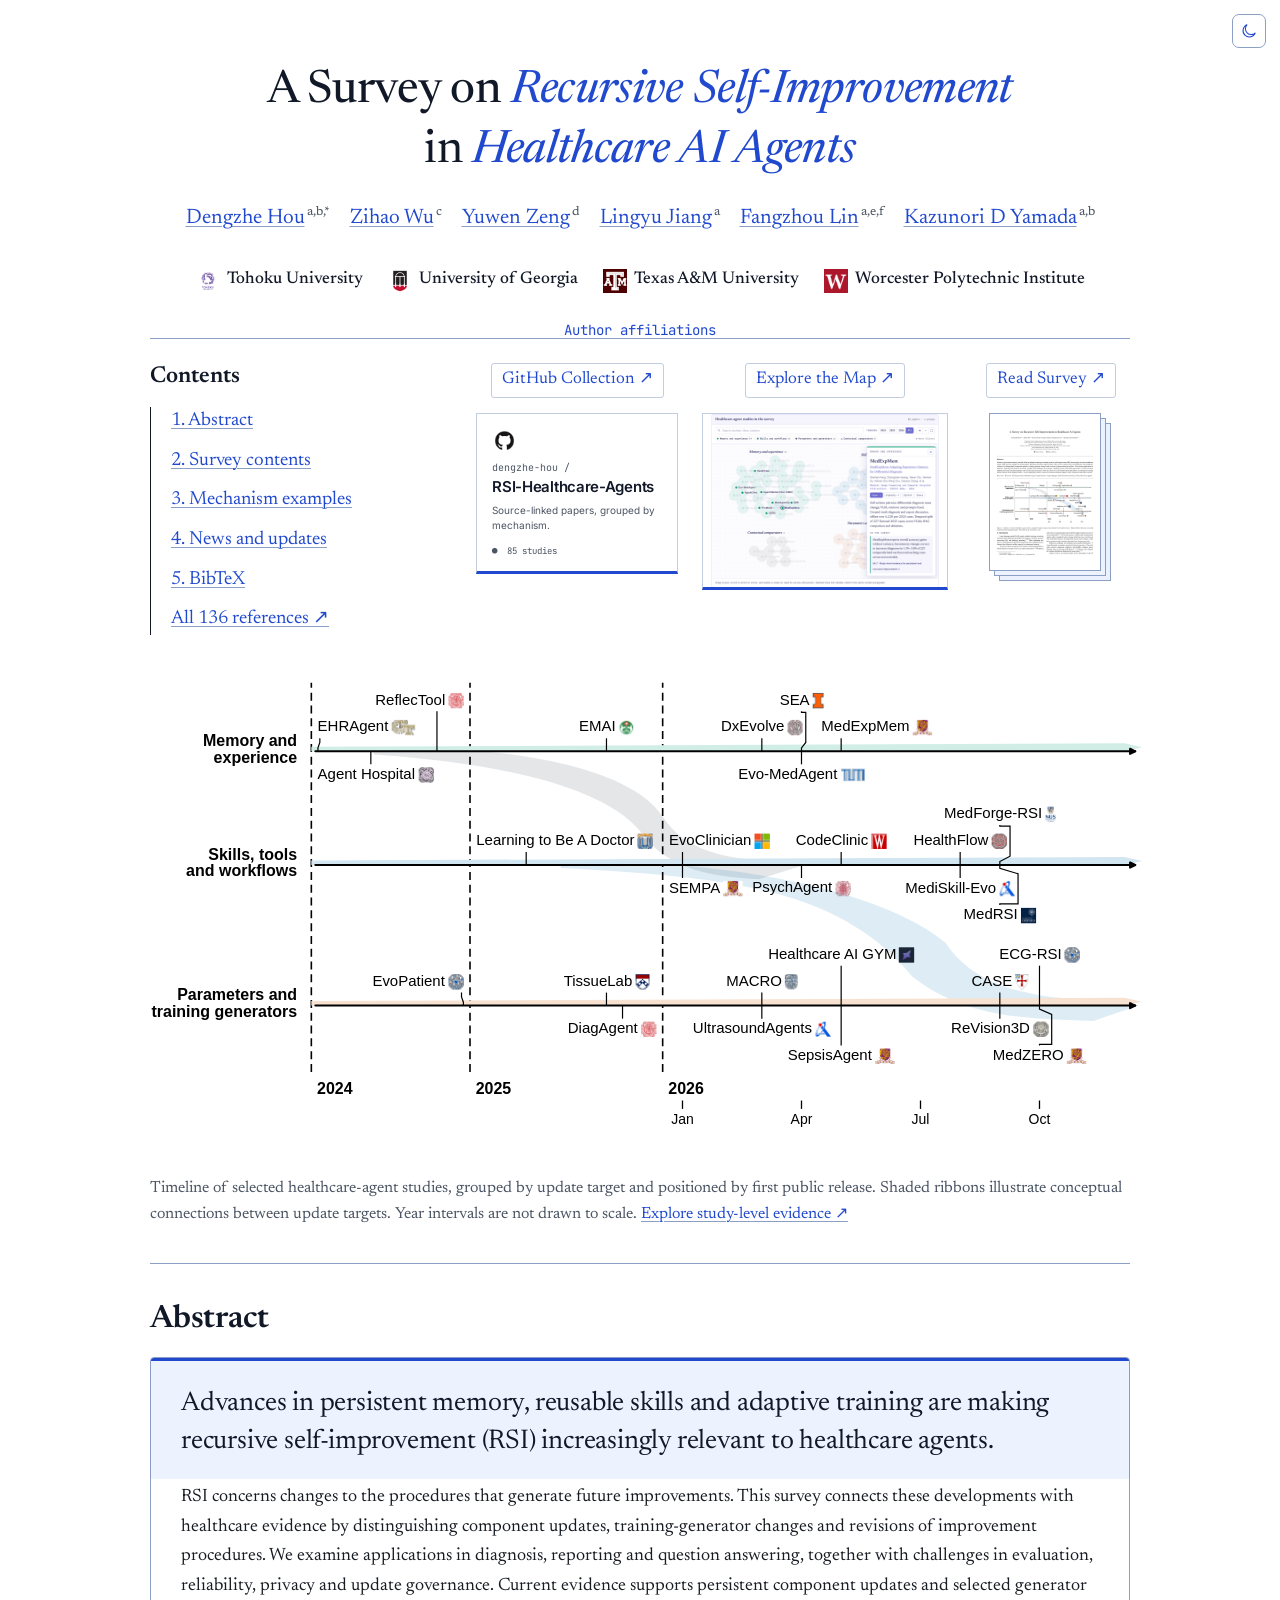
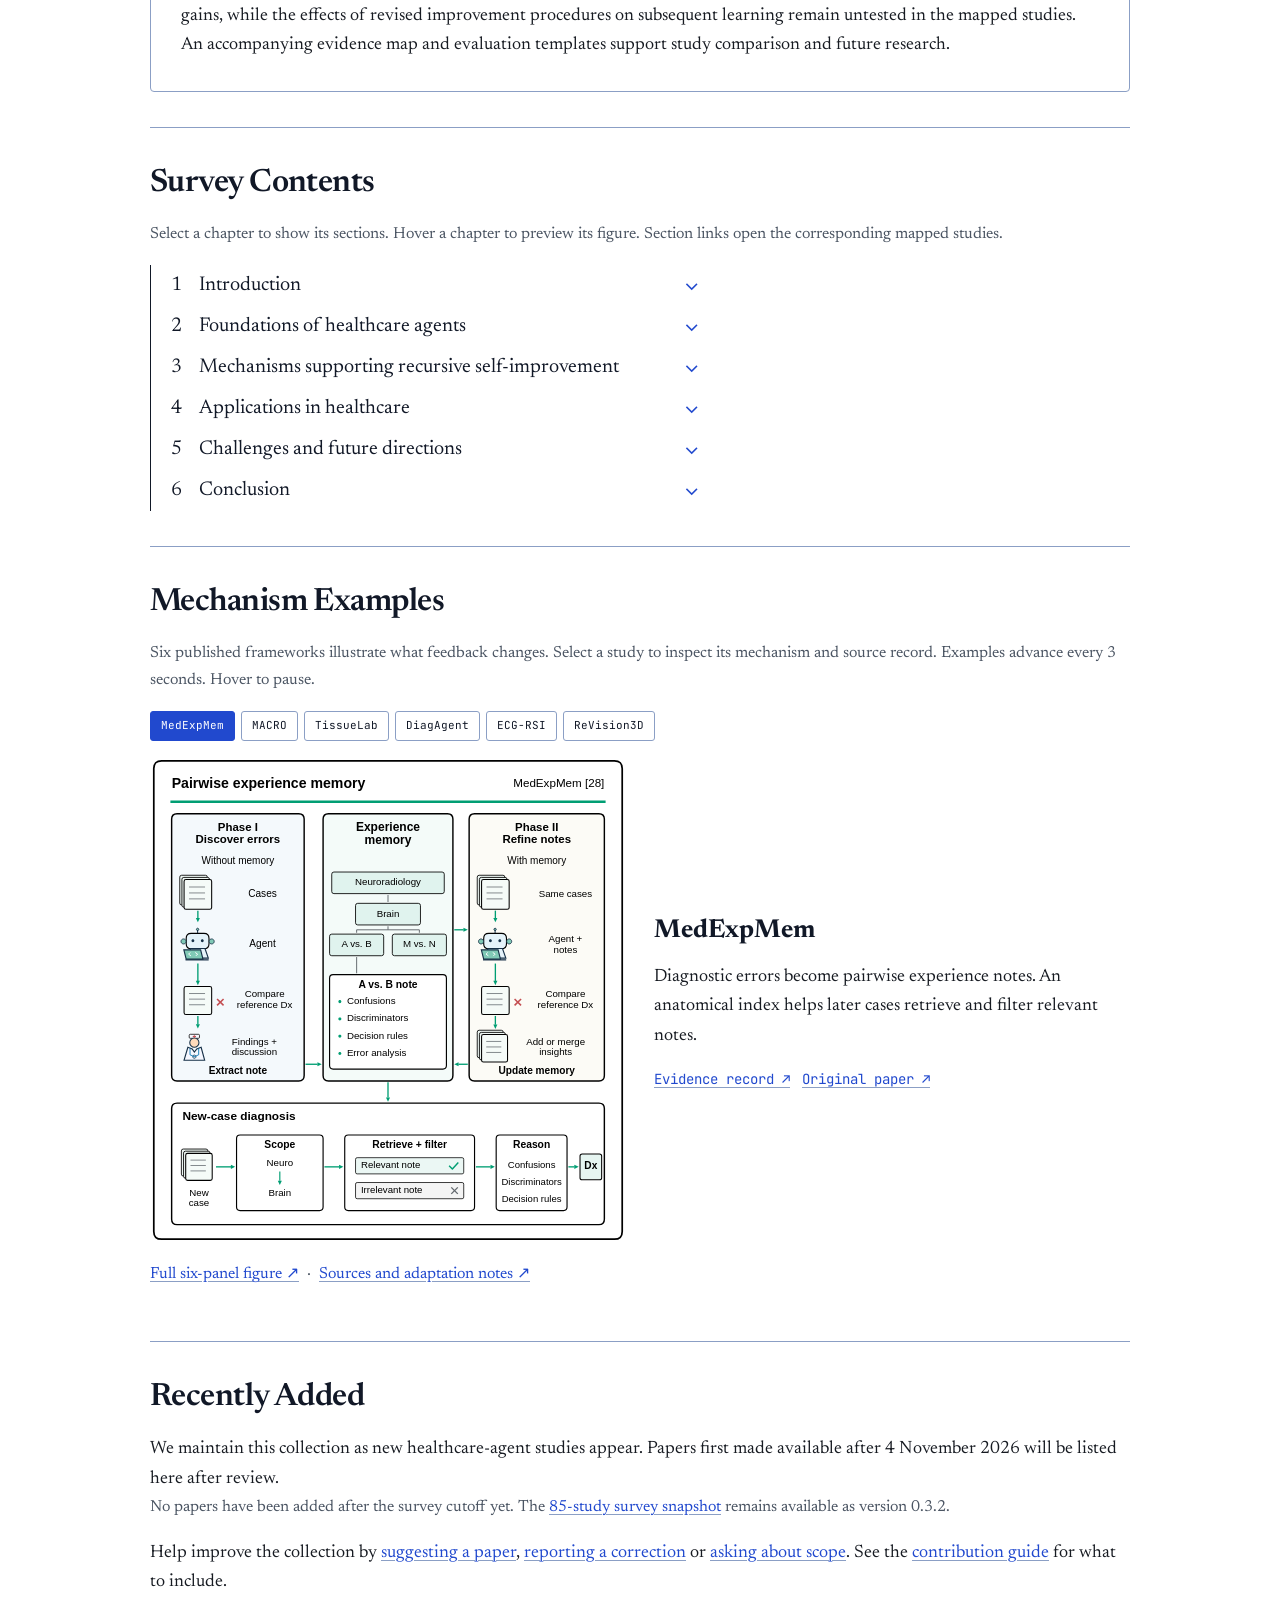
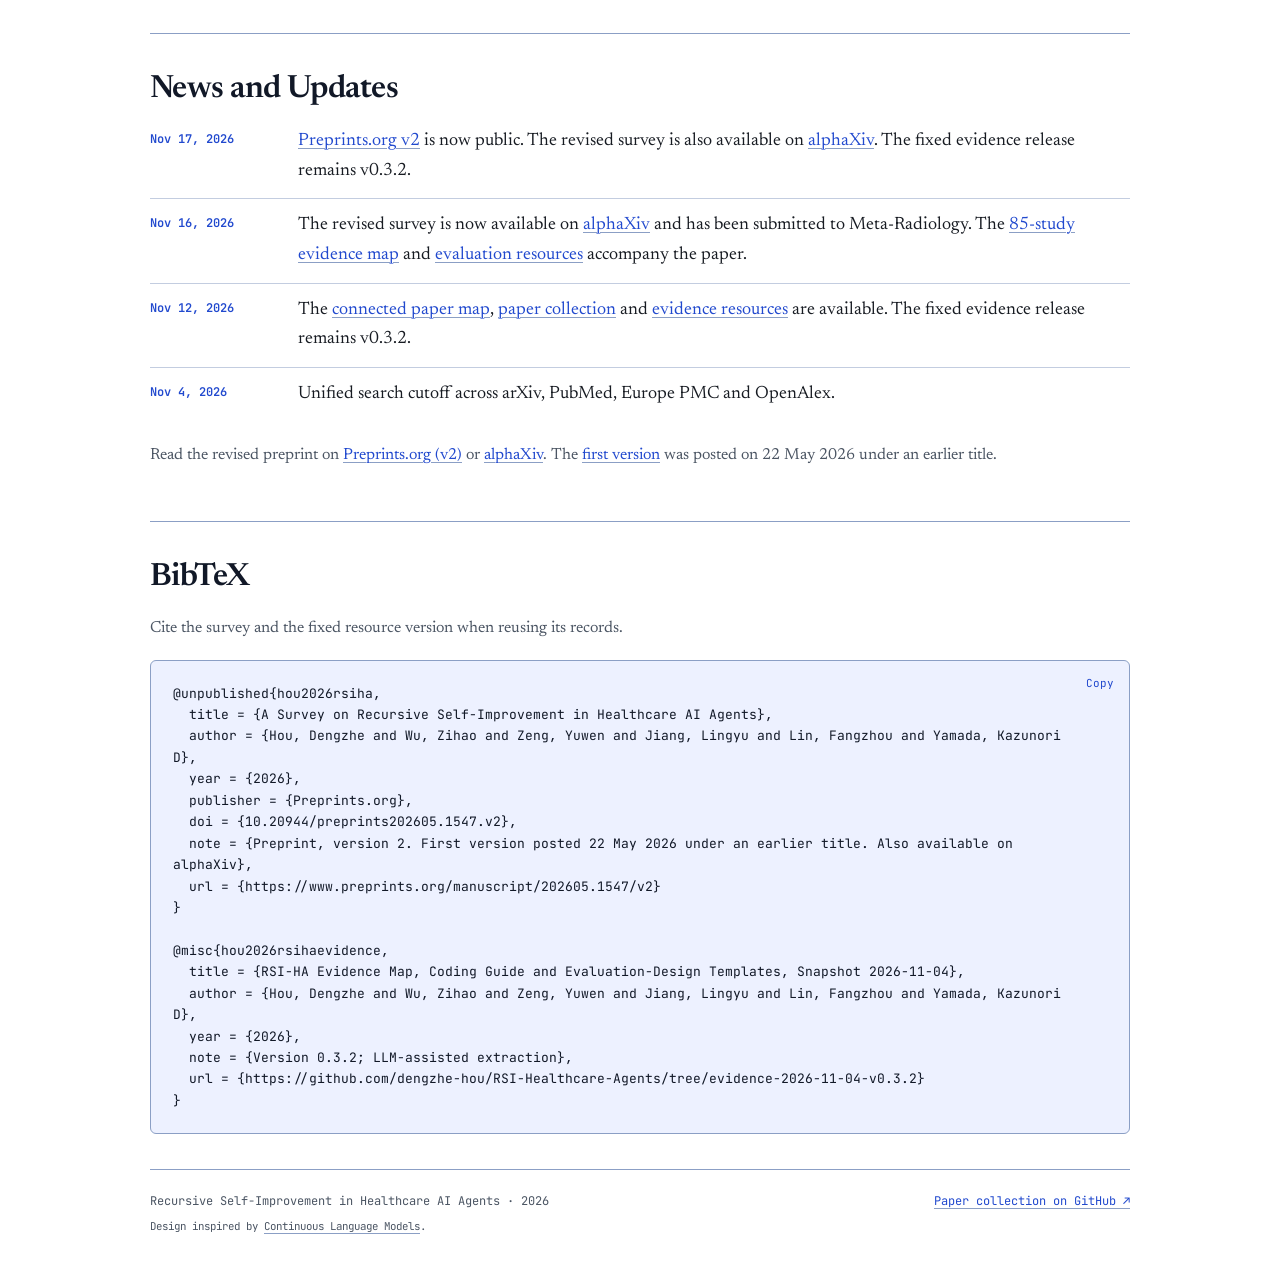
<file: index.html>
<!doctype html><html lang="en"><head><meta charset="utf-8"><meta name="viewport" content="width=device-width,initial-scale=1"><meta name="description" content="A Survey on Recursive Self-Improvement in Healthcare AI Agents, with a connected paper map and reusable evidence resources."><title>A Survey on Recursive Self-Improvement in Healthcare AI Agents</title><meta property="og:title" content="A Survey on Recursive Self-Improvement in Healthcare AI Agents"><meta property="og:image" content="https://dengzhe-hou.github.io/RSI-Healthcare-Agents/assets/social-preview.png"><meta property="og:type" content="website"><link rel="canonical" href="https://dengzhe-hou.github.io/RSI-Healthcare-Agents/"><link rel="stylesheet" href="assets/site.css?v=20261116-readable-text"><script src="assets/theme.js?v=20261112-layout"></script><script defer src="assets/site.js?v=20261114-autoplay3"></script></head><body>
<a class="skip" href="#main">Skip to content</a><button class="theme-switch" aria-label="Toggle dark mode" title="Toggle dark mode"><svg viewBox="0 0 24 24" aria-hidden="true"><path d="M20.5 14.5A8.5 8.5 0 1 1 9.5 3.5a7 7 0 0 0 11 11Z"/></svg></button>
<nav class="floating-contents" aria-label="Page contents"><b>Contents</b><a href="#overview">Overview</a><a href="#abstract">1. Abstract</a><a href="#survey-contents">2. Survey Contents</a><a href="#mechanisms">3. Mechanism Examples</a><a href="#recently-added">4. Recently added</a><a href="#news">5. News</a><a href="#citation">6. BibTeX</a><a href="references/">All references ↗</a></nav>
<main id="main"><section id="overview" class="landing shell"><h1><span>A Survey on <em>Recursive Self-Improvement</em></span><span>in <em>Healthcare AI Agents</em></span></h1>
<div class="author-block"><p class="author-names"><span><a href="#affiliations">Dengzhe Hou</a><sup>a,b,*</sup></span><span><a href="#affiliations">Zihao Wu</a><sup>c</sup></span><span><a href="#affiliations">Yuwen Zeng</a><sup>d</sup></span><span><a href="#affiliations">Lingyu Jiang</a><sup>a</sup></span><span><a href="#affiliations">Fangzhou Lin</a><sup>a,e,f</sup></span><span><a href="#affiliations">Kazunori D Yamada</a><sup>a,b</sup></span></p><div class="university-row" aria-label="Author institutions"><span><a class="university-link" href="https://www.tohoku.ac.jp/en/"><img class="university-icon" src="assets/institutions/tohoku.png" alt="" width="24" height="24"><b>Tohoku University</b></a><small>Japan</small></span><span><a class="university-link" href="https://www.uga.edu/"><img class="university-icon" src="assets/institutions/uga.ico" alt="" width="24" height="24"><b>University of Georgia</b></a><small>USA</small></span><span><a class="university-link" href="https://www.tamu.edu/"><img class="university-icon" src="assets/institutions/tamu.png" alt="" width="24" height="24"><b>Texas A&amp;M University</b></a><small>USA</small></span><span><a class="university-link" href="https://www.wpi.edu/"><img class="university-icon" src="assets/institutions/wpi.ico" alt="" width="24" height="24"><b>Worcester Polytechnic Institute</b></a><small>USA</small></span></div><details id="affiliations"><summary>Author affiliations</summary><p><sup>a</sup> Graduate School of Information Sciences, Tohoku University<br><sup>b</sup> Unprecedented-scale Data Analytics Center, Tohoku University<br><sup>c</sup> School of Computing, University of Georgia<br><sup>d</sup> Advanced Institute of Convergence Knowledge Informatics, Tohoku University<br><sup>e</sup> Texas A&amp;M University<br><sup>f</sup> Worcester Polytechnic Institute</p></details></div>
<div class="directory"><nav aria-label="Contents"><h2>Contents</h2><ol><li><a href="#abstract">1. Abstract</a></li><li><a href="#survey-contents">2. Survey contents</a></li><li><a href="#mechanisms">3. Mechanism examples</a></li><li><a href="#news">4. News and updates</a></li><li><a href="#citation">5. BibTeX</a></li><li><a href="references/">All 136 references ↗</a></li></ol></nav><div class="resource-previews"><a class="preview-link" href="https://github.com/dengzhe-hou/RSI-Healthcare-Agents"><span class="preview-label">GitHub Collection ↗</span><span class="repo-preview"><img src="assets/github-mark.png" alt="" width="25" height="25"><span class="owner">dengzhe-hou /</span><strong>RSI-Healthcare-Agents</strong><small>Source-linked papers, grouped by mechanism.</small><span class="repo-tag">● &nbsp;85 studies</span></span></a><a class="preview-link" href="map/"><span class="preview-label">Explore the Map ↗</span><span class="map-preview"><img src="assets/map-tour.gif?v=20261112-layout" alt="Tour of the connected paper map" width="1100" height="700"></span></a><a class="preview-link" href="https://www.alphaxiv.org/pdf/2611.recursive-self-improvement-healthcare-agents"><span class="preview-label">Read Survey ↗</span><span class="document-preview"><img src="assets/survey-cover.png" alt="First page of A Survey on Recursive Self-Improvement in Healthcare AI Agents" width="280" height="396"></span></a></div></div>
<figure class="opening-figure"><a href="assets/figures/timeline.svg?v=20261112-28"><img src="assets/figures/timeline.svg?v=20261112-28" alt="Twenty-eight selected healthcare-agent studies by update target and public month" width="1600" height="600"></a><figcaption>Timeline of selected healthcare-agent studies, grouped by update target and positioned by first public release. Shaded ribbons illustrate conceptual connections between update targets. Year intervals are not drawn to scale. <a href="map/">Explore study-level evidence ↗</a></figcaption></figure></section>
<section id="abstract" class="text-block shell"><h2>Abstract</h2><div class="abstract-box"><div class="abstract-opening">Advances in persistent memory, reusable skills and adaptive training are making recursive self-improvement (RSI) increasingly relevant to healthcare agents.</div><div class="abstract-copy"><p>RSI concerns changes to the procedures that generate future improvements. This survey connects these developments with healthcare evidence by distinguishing component updates, training-generator changes and revisions of improvement procedures. We examine applications in diagnosis, reporting and question answering, together with challenges in evaluation, reliability, privacy and update governance. Current evidence supports persistent component updates and selected generator gains, while the effects of revised improvement procedures on subsequent learning remain untested in the mapped studies. An accompanying evidence map and evaluation templates support study comparison and future research.</p></div></div></section>
<section id="survey-contents" class="text-block shell"><h2>Survey Contents</h2><p class="note">Select a chapter to show its sections. Hover a chapter to preview its figure. Section links open the corresponding mapped studies.</p><div id="chapter-list" class="chapter-list"></div></section>
<section id="mechanisms" class="text-block shell"><h2>Mechanism Examples</h2><p class="note">Six published frameworks illustrate what feedback changes. Select a study to inspect its mechanism and source record. Examples advance every 3 seconds. Hover to pause.</p><div class="mechanism-tabs" role="tablist" aria-label="Mechanism examples"><button id="tab-0" data-panel="0" role="tab" aria-selected="true">MedExpMem</button><button id="tab-1" data-panel="1" role="tab" aria-selected="false">MACRO</button><button id="tab-2" data-panel="2" role="tab" aria-selected="false">TissueLab</button><button id="tab-3" data-panel="3" role="tab" aria-selected="false">DiagAgent</button><button id="tab-4" data-panel="4" role="tab" aria-selected="false">ECG-RSI</button><button id="tab-5" data-panel="5" role="tab" aria-selected="false">ReVision3D</button></div><div class="mechanism-view" id="mechanism-panel" role="tabpanel" aria-labelledby="tab-0"><a id="mechanism-zoom" href="assets/panels/medexpmem.svg"><img id="mechanism-image" src="assets/panels/medexpmem.svg" alt="MedExpMem mechanism"></a><div><h3 id="mechanism-name">MedExpMem</h3><p id="mechanism-copy"></p><p class="mechanism-links"><a id="mechanism-map" href="map/#feng2026medexpmem">Evidence record ↗</a><a id="mechanism-source" href="https://arxiv.org/html/2605.22872v1#S2.F1">Original paper ↗</a></p></div></div><p class="note"><a href="assets/mechanism_examples.svg">Full six-panel figure ↗</a> &nbsp;·&nbsp; <a href="assets/FIGURE_CREDITS.md">Sources and adaptation notes ↗</a></p></section>
<section id="recently-added" class="text-block shell"><h2>Recently Added</h2><p>We maintain this collection as new healthcare-agent studies appear. Papers first made available after 4 November 2026 will be listed here after review.</p><p class="note">No papers have been added after the survey cutoff yet. The <a href="https://github.com/dengzhe-hou/RSI-Healthcare-Agents/tree/evidence-2026-11-04-v0.3.2/resources">85-study survey snapshot</a> remains available as version 0.3.2.</p><p>Help improve the collection by <a href="https://github.com/dengzhe-hou/RSI-Healthcare-Agents/issues/new?template=01-paper.yml">suggesting a paper</a>, <a href="https://github.com/dengzhe-hou/RSI-Healthcare-Agents/issues/new?template=02-correction.yml">reporting a correction</a> or <a href="https://github.com/dengzhe-hou/RSI-Healthcare-Agents/issues/new?template=03-scope.yml">asking about scope</a>. See the <a href="https://github.com/dengzhe-hou/RSI-Healthcare-Agents/blob/main/CONTRIBUTING.md">contribution guide</a> for what to include.</p></section>
<section id="news" class="text-block shell"><h2>News and Updates</h2><ol class="news-list"><li><time datetime="2026-11-17">Nov 17, 2026</time><p><a href="https://www.preprints.org/manuscript/202605.1547/v2">Preprints.org v2</a> is now public. The revised survey is also available on <a href="https://www.alphaxiv.org/abs/2611.recursive-self-improvement-healthcare-agents">alphaXiv</a>. The fixed evidence release remains v0.3.2.</p></li><li><time datetime="2026-11-16">Nov 16, 2026</time><p>The revised survey is now available on <a href="https://www.alphaxiv.org/abs/2611.recursive-self-improvement-healthcare-agents">alphaXiv</a> and has been submitted to Meta-Radiology. The <a href="map/">85-study evidence map</a> and <a href="resources/">evaluation resources</a> accompany the paper.</p></li><li><time datetime="2026-11-12">Nov 12, 2026</time><p>The <a href="map/">connected paper map</a>, <a href="https://github.com/dengzhe-hou/RSI-Healthcare-Agents/blob/main/PAPERS.md">paper collection</a> and <a href="resources/">evidence resources</a> are available. The fixed evidence release remains v0.3.2.</p></li><li><time datetime="2026-11-04">Nov 4, 2026</time><p>Unified search cutoff across arXiv, PubMed, Europe PMC and OpenAlex.</p></li></ol><p class="note">Read the revised preprint on <a href="https://www.preprints.org/manuscript/202605.1547/v2">Preprints.org (v2)</a> or <a href="https://www.alphaxiv.org/abs/2611.recursive-self-improvement-healthcare-agents">alphaXiv</a>. The <a href="https://www.preprints.org/manuscript/202605.1547/v1">first version</a> was posted on 22 May 2026 under an earlier title.</p></section>
<section id="citation" class="text-block shell"><h2>BibTeX</h2><p class="note">Cite the survey and the fixed resource version when reusing its records.</p><div class="citation-box"><button id="copy-citation" aria-label="Copy BibTeX">Copy</button><pre id="citation-text"></pre></div></section></main><footer class="shell"><div class="site-footer-note"><span>Recursive Self-Improvement in Healthcare AI Agents · 2026</span><span class="design-credit">Design inspired by <a href="https://continuous-lm.github.io/">Continuous Language Models</a>.</span></div><a href="https://github.com/dengzhe-hou/RSI-Healthcare-Agents">Paper collection on GitHub ↗</a></footer></body></html>
</file>
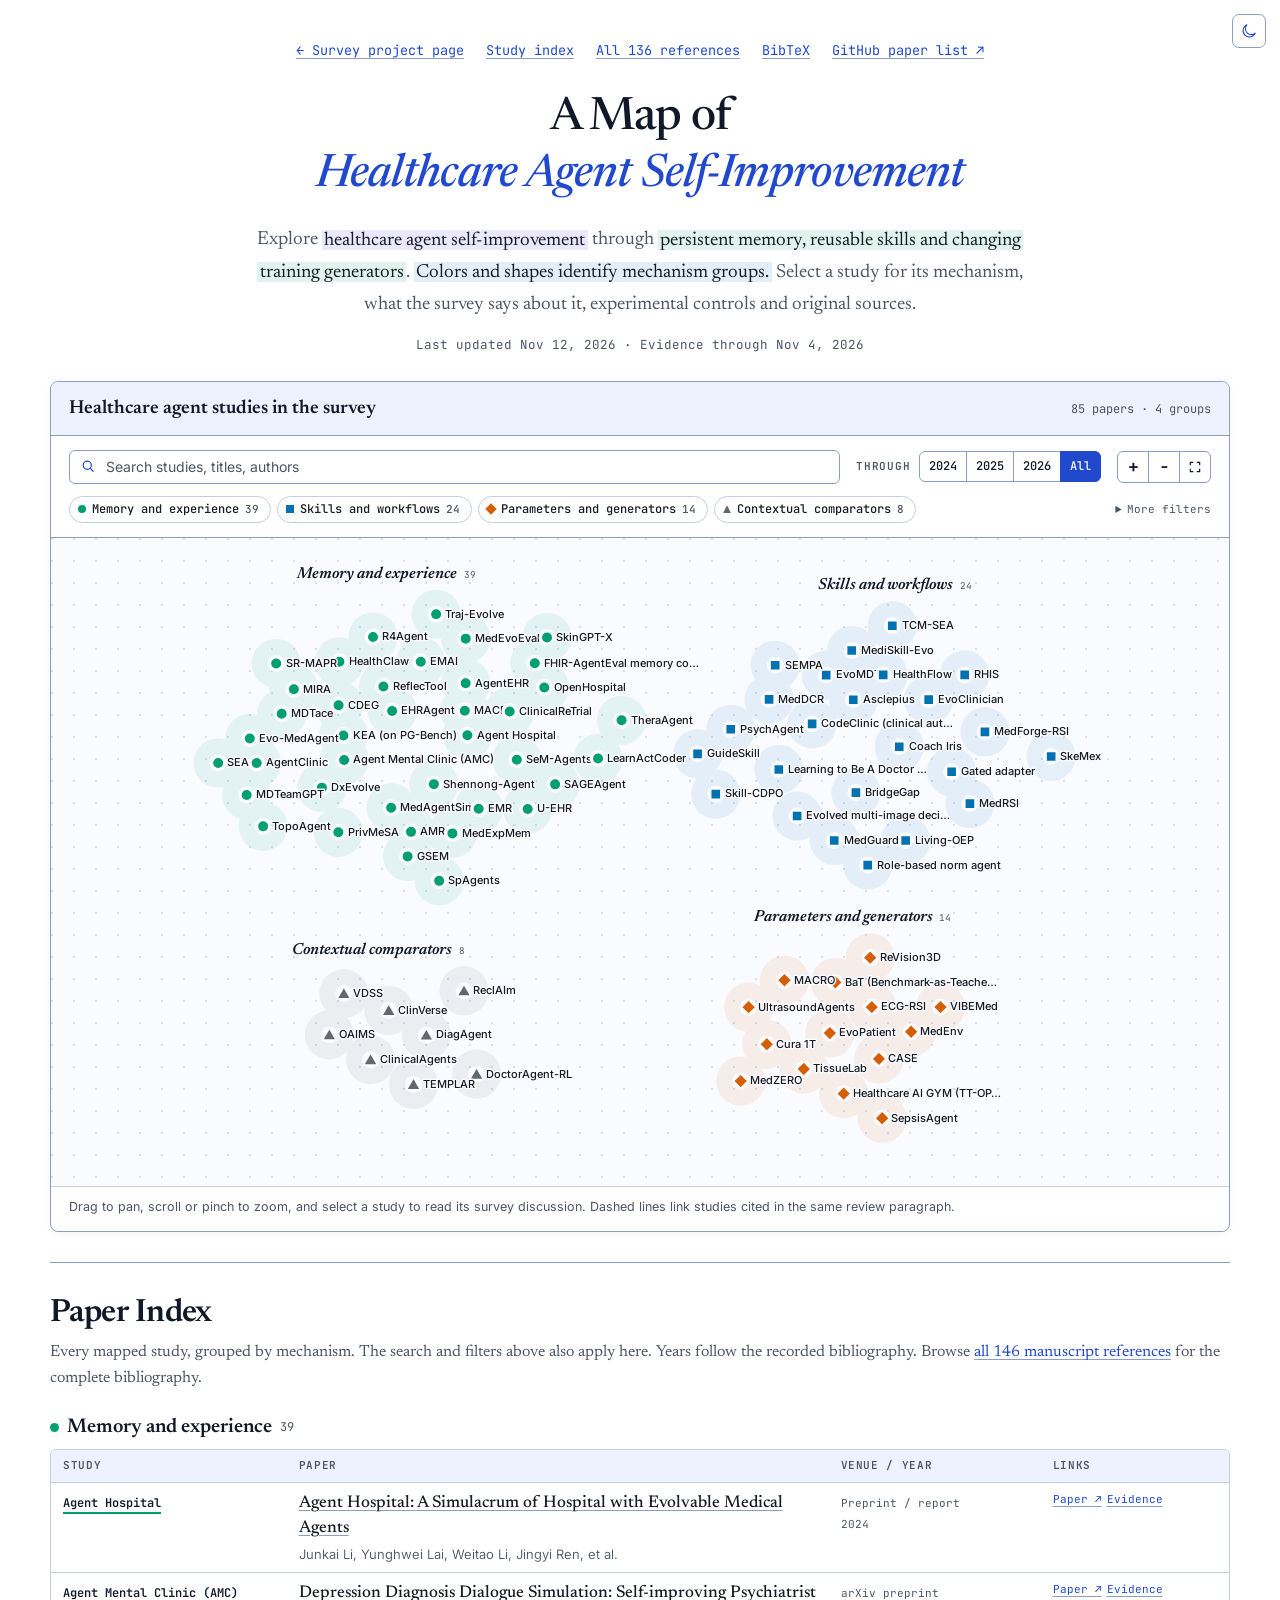
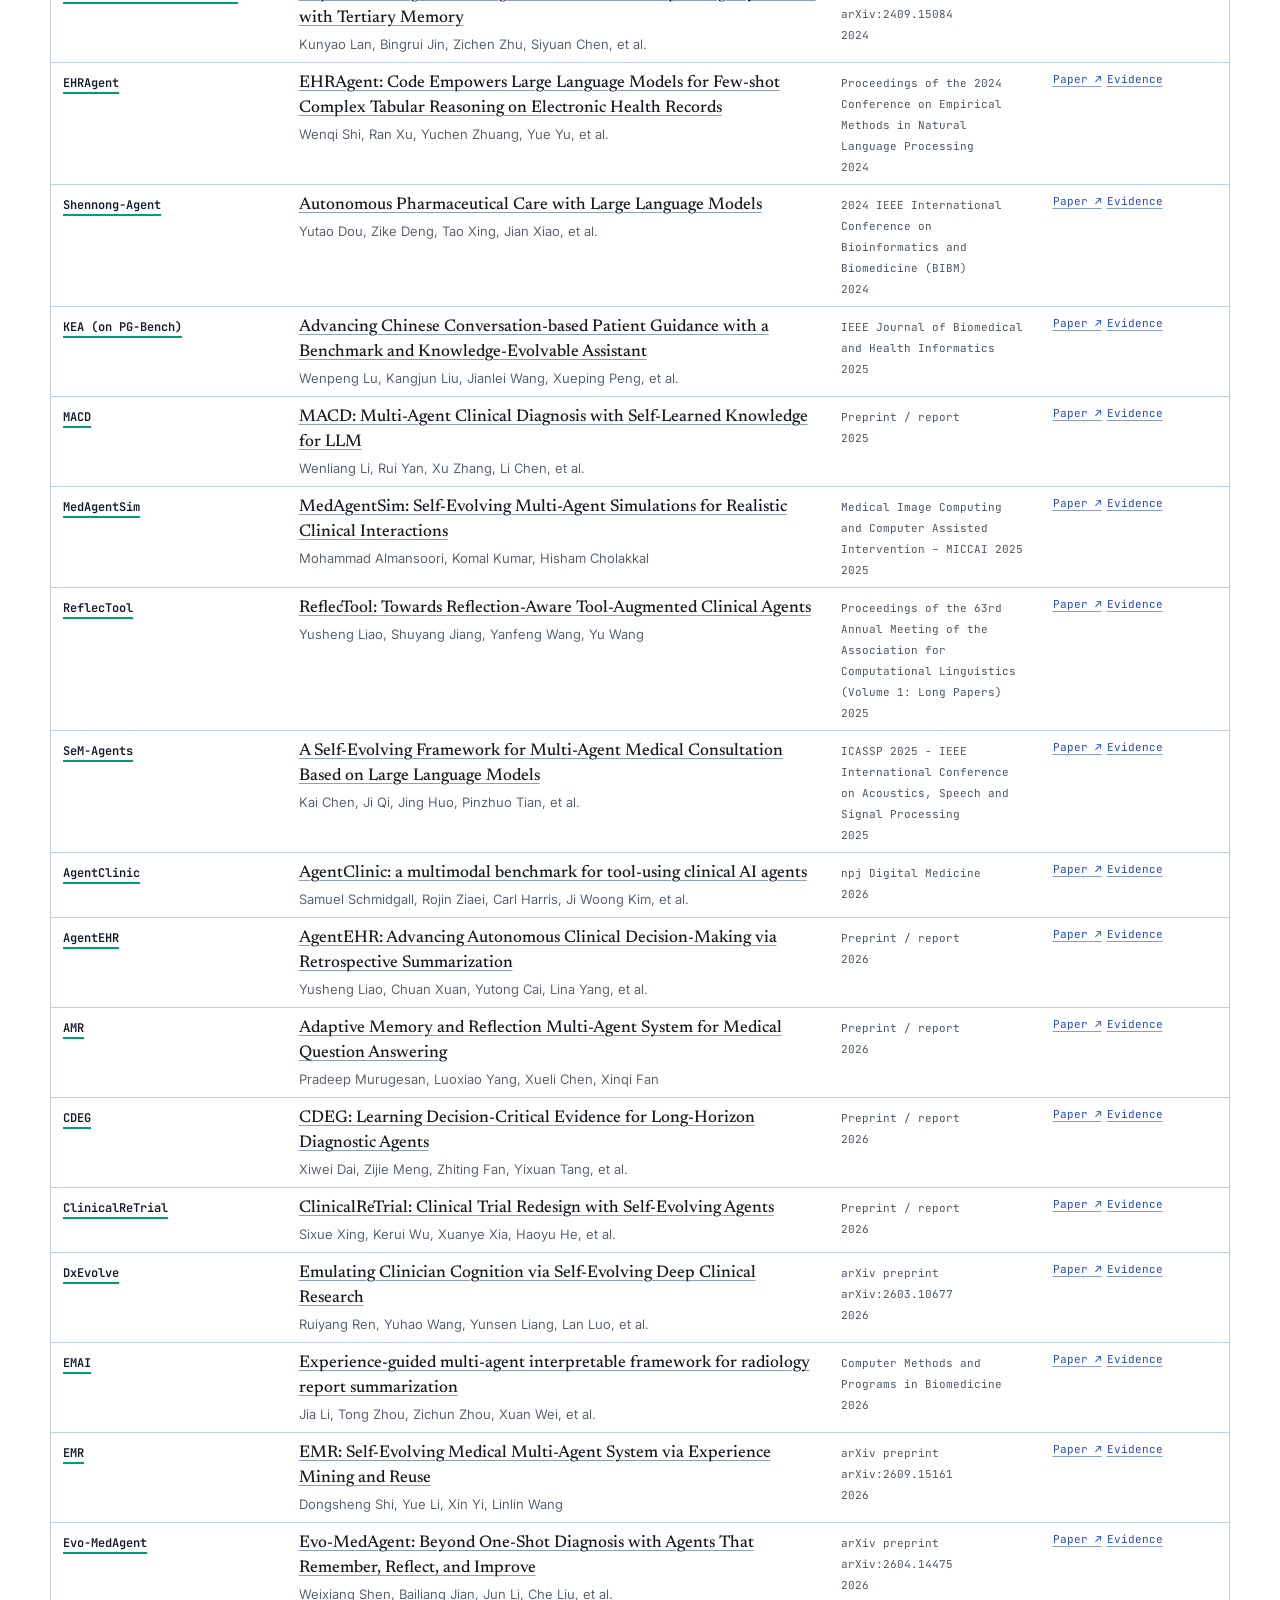
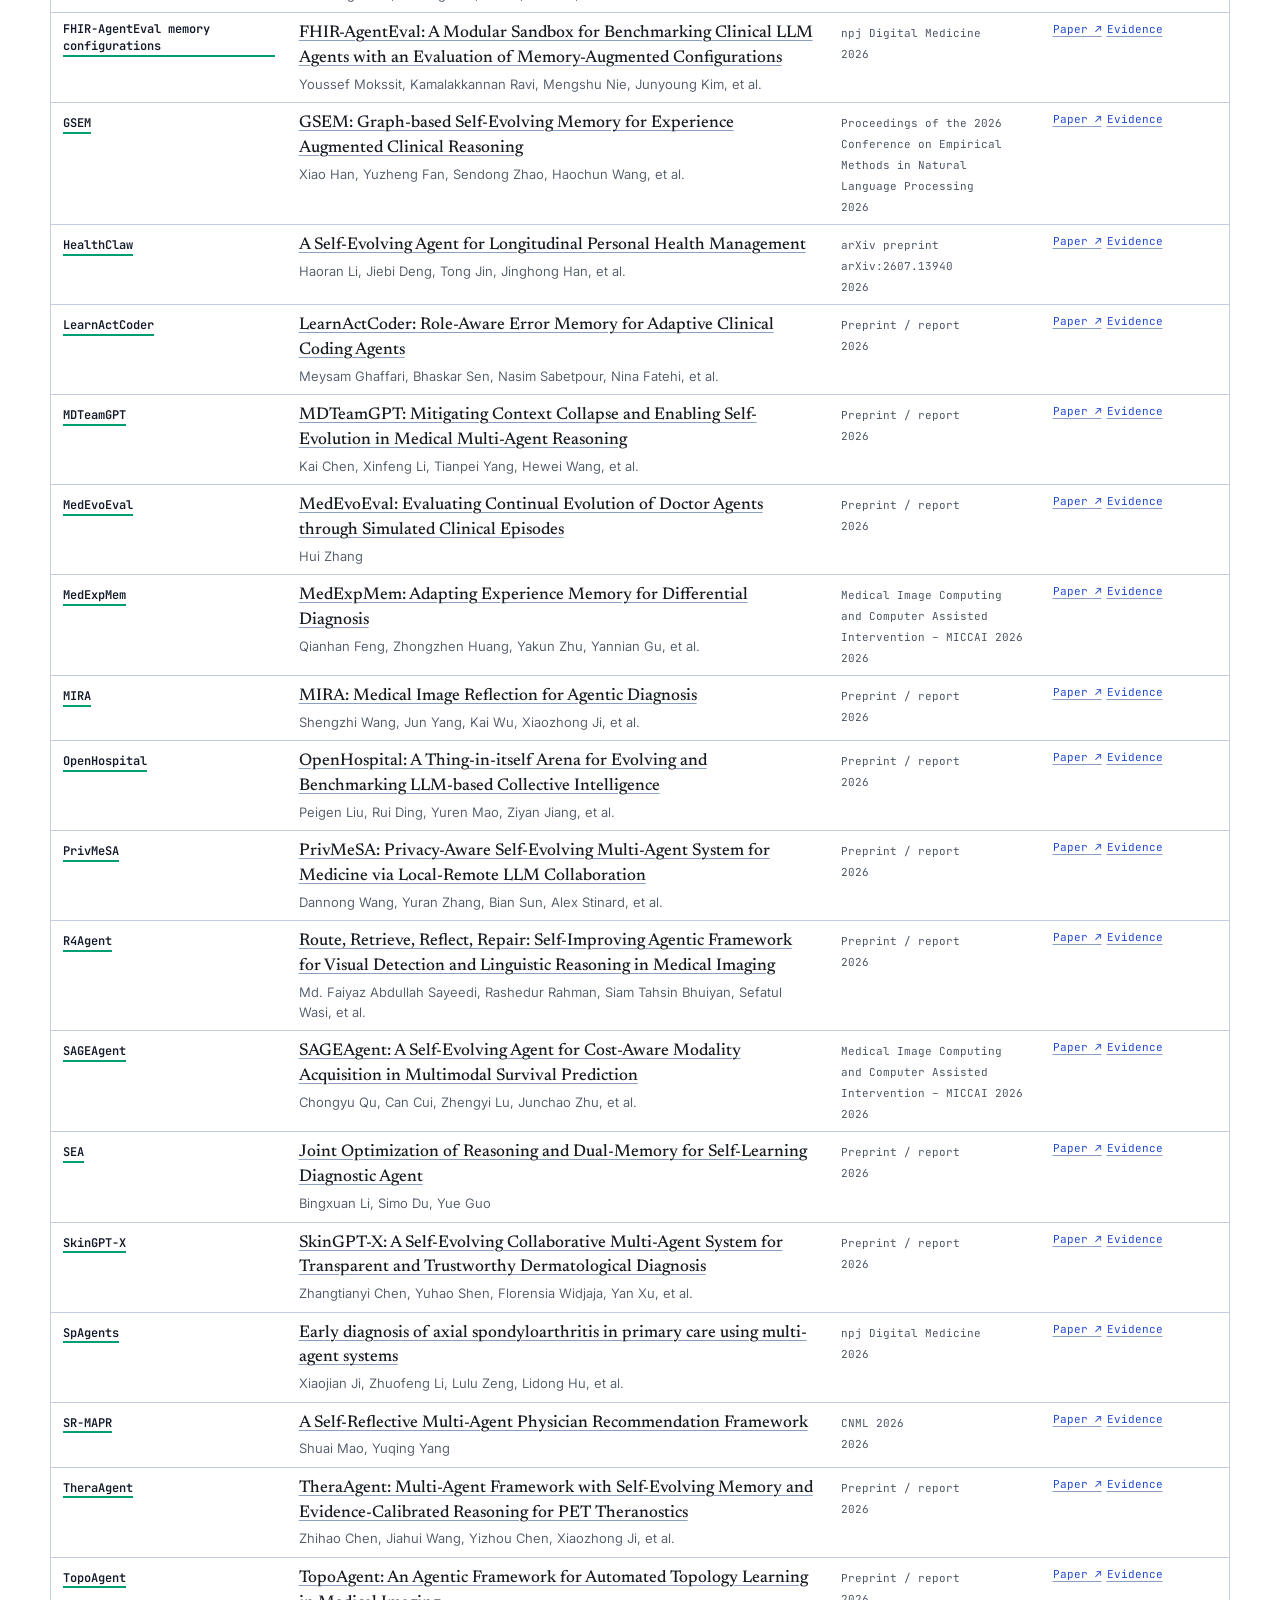
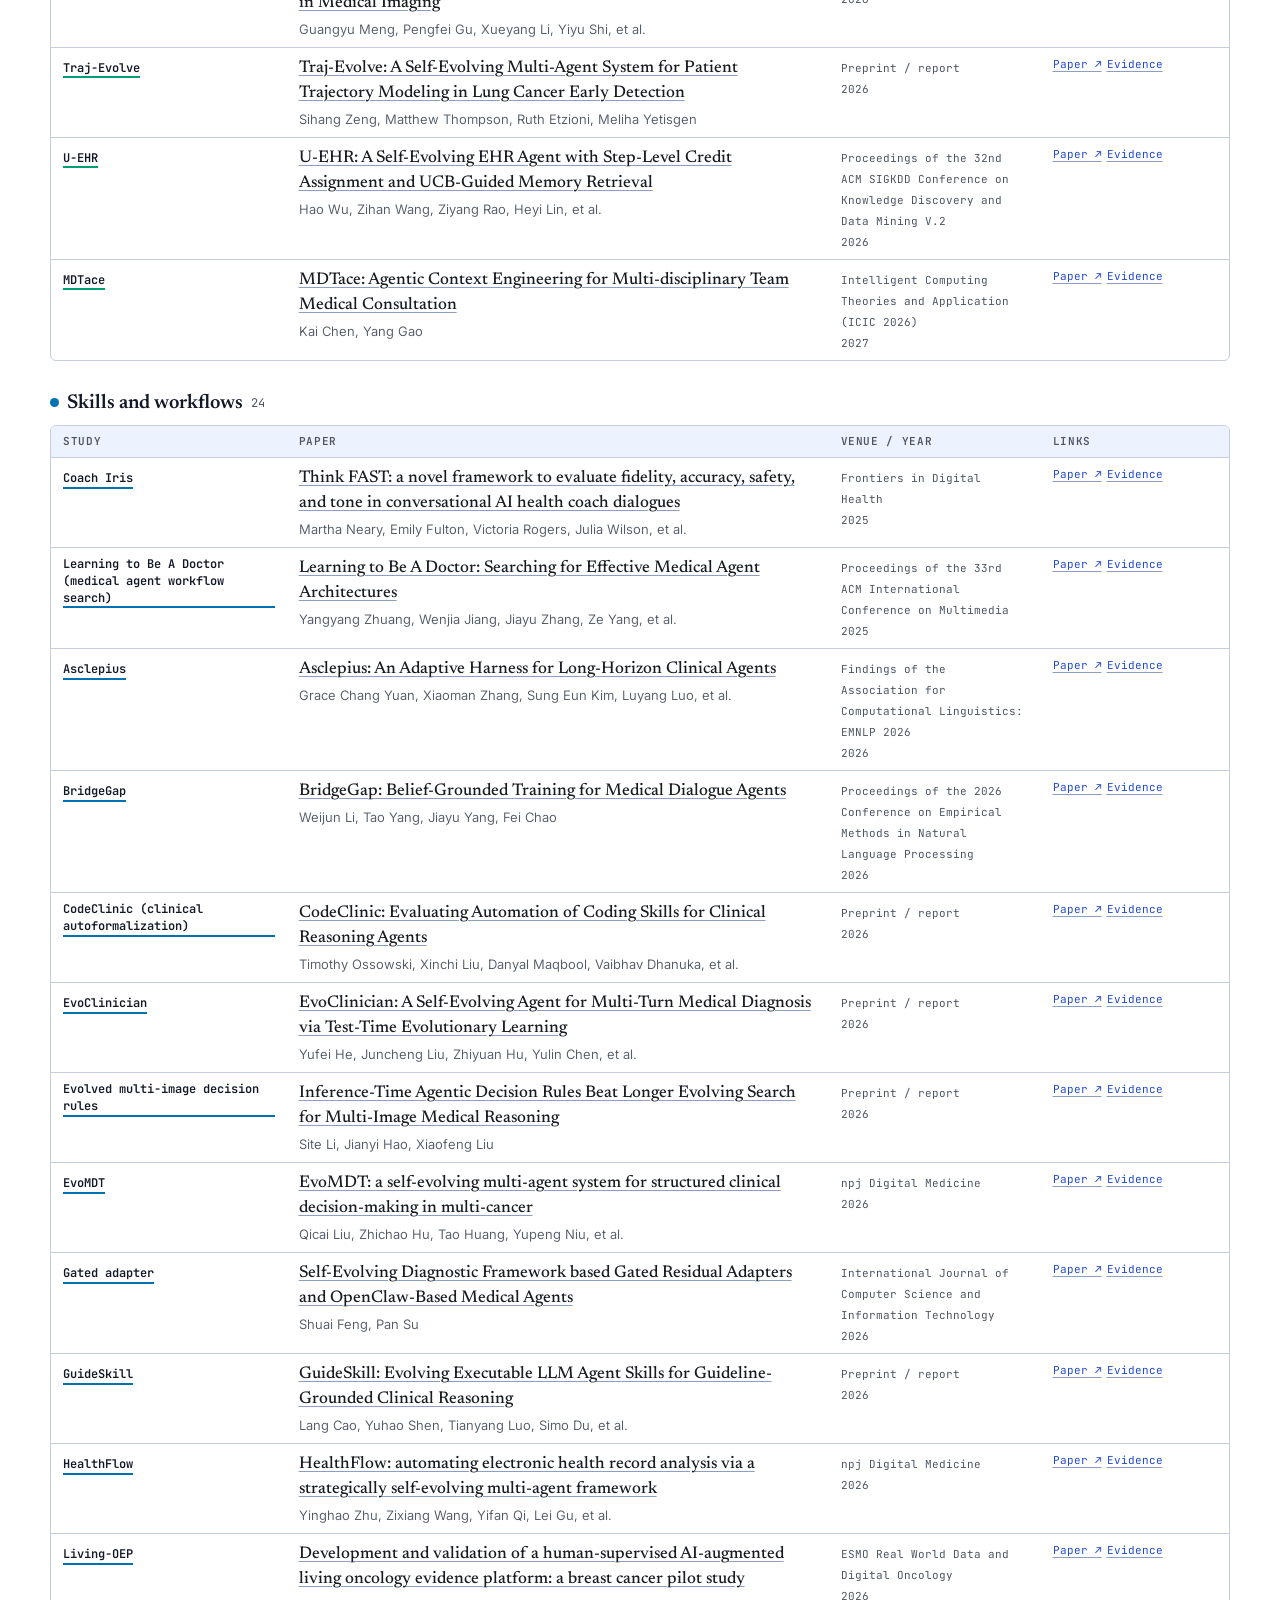
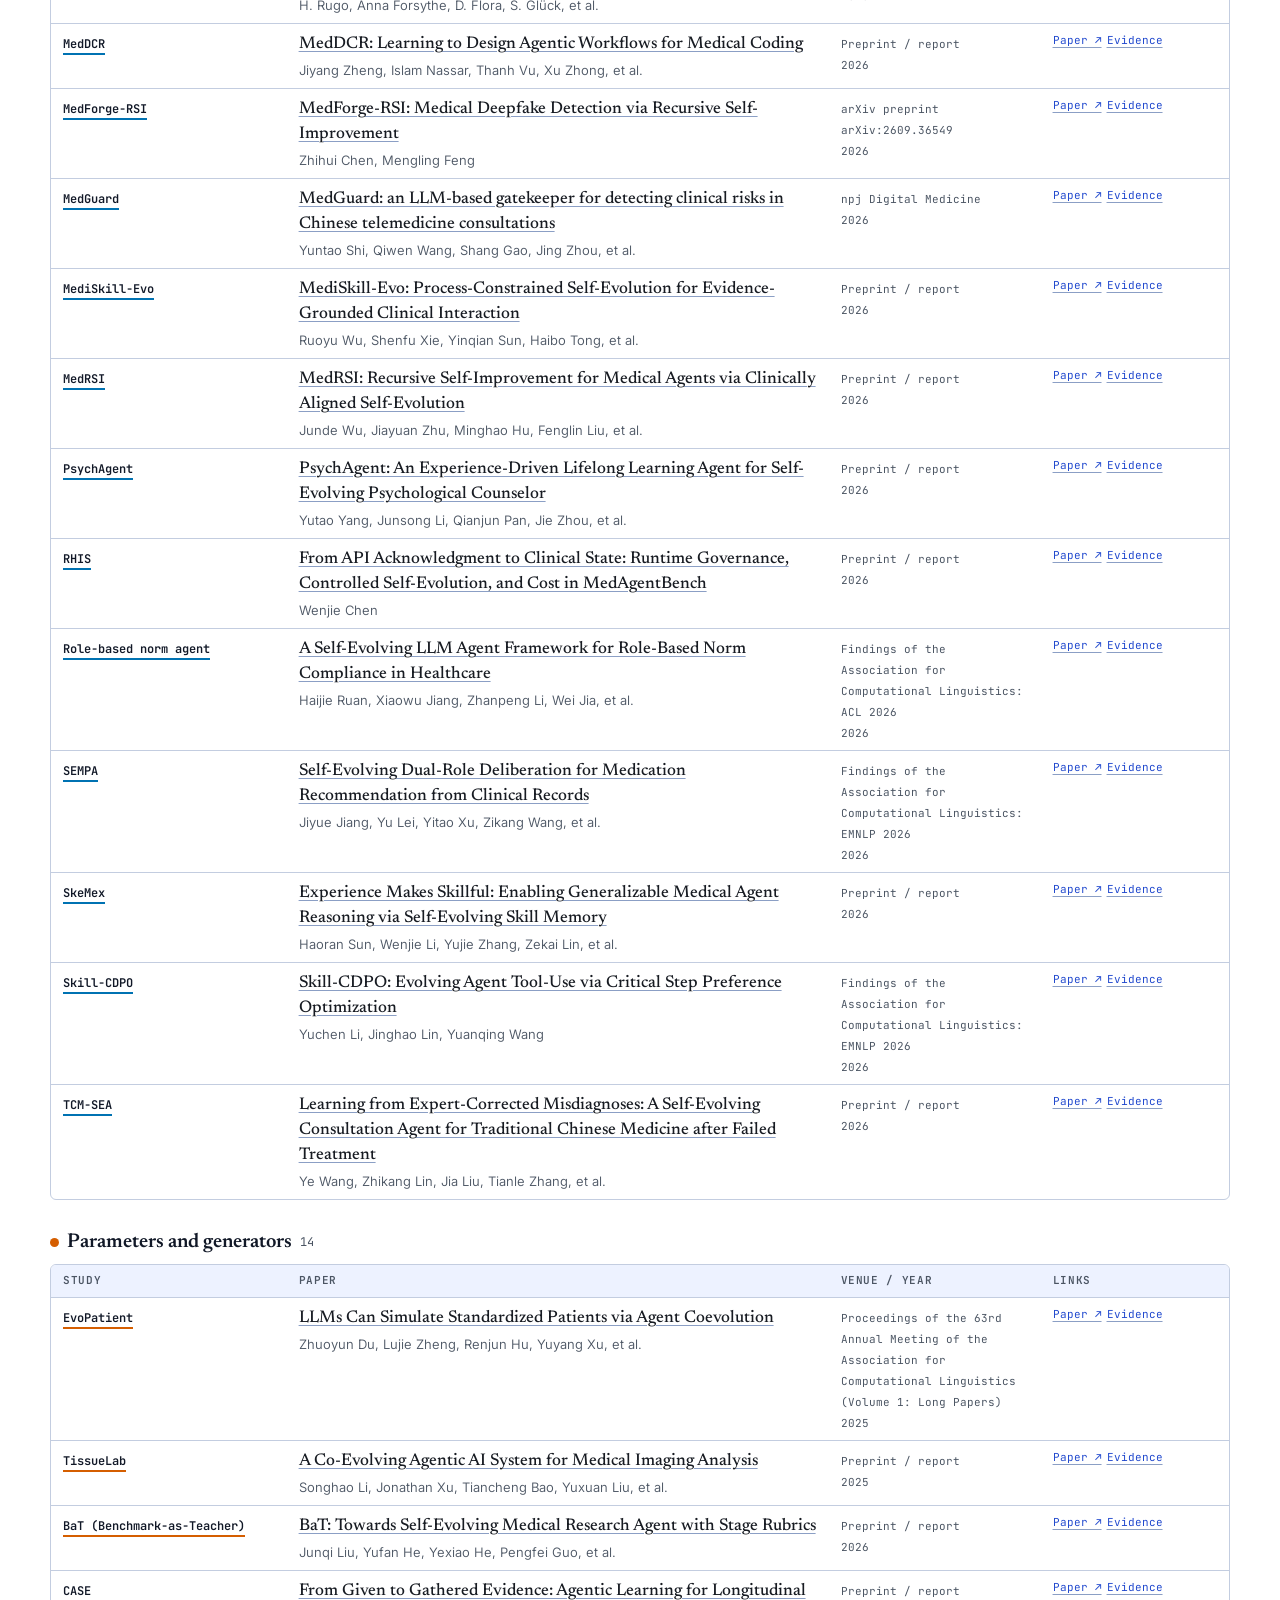
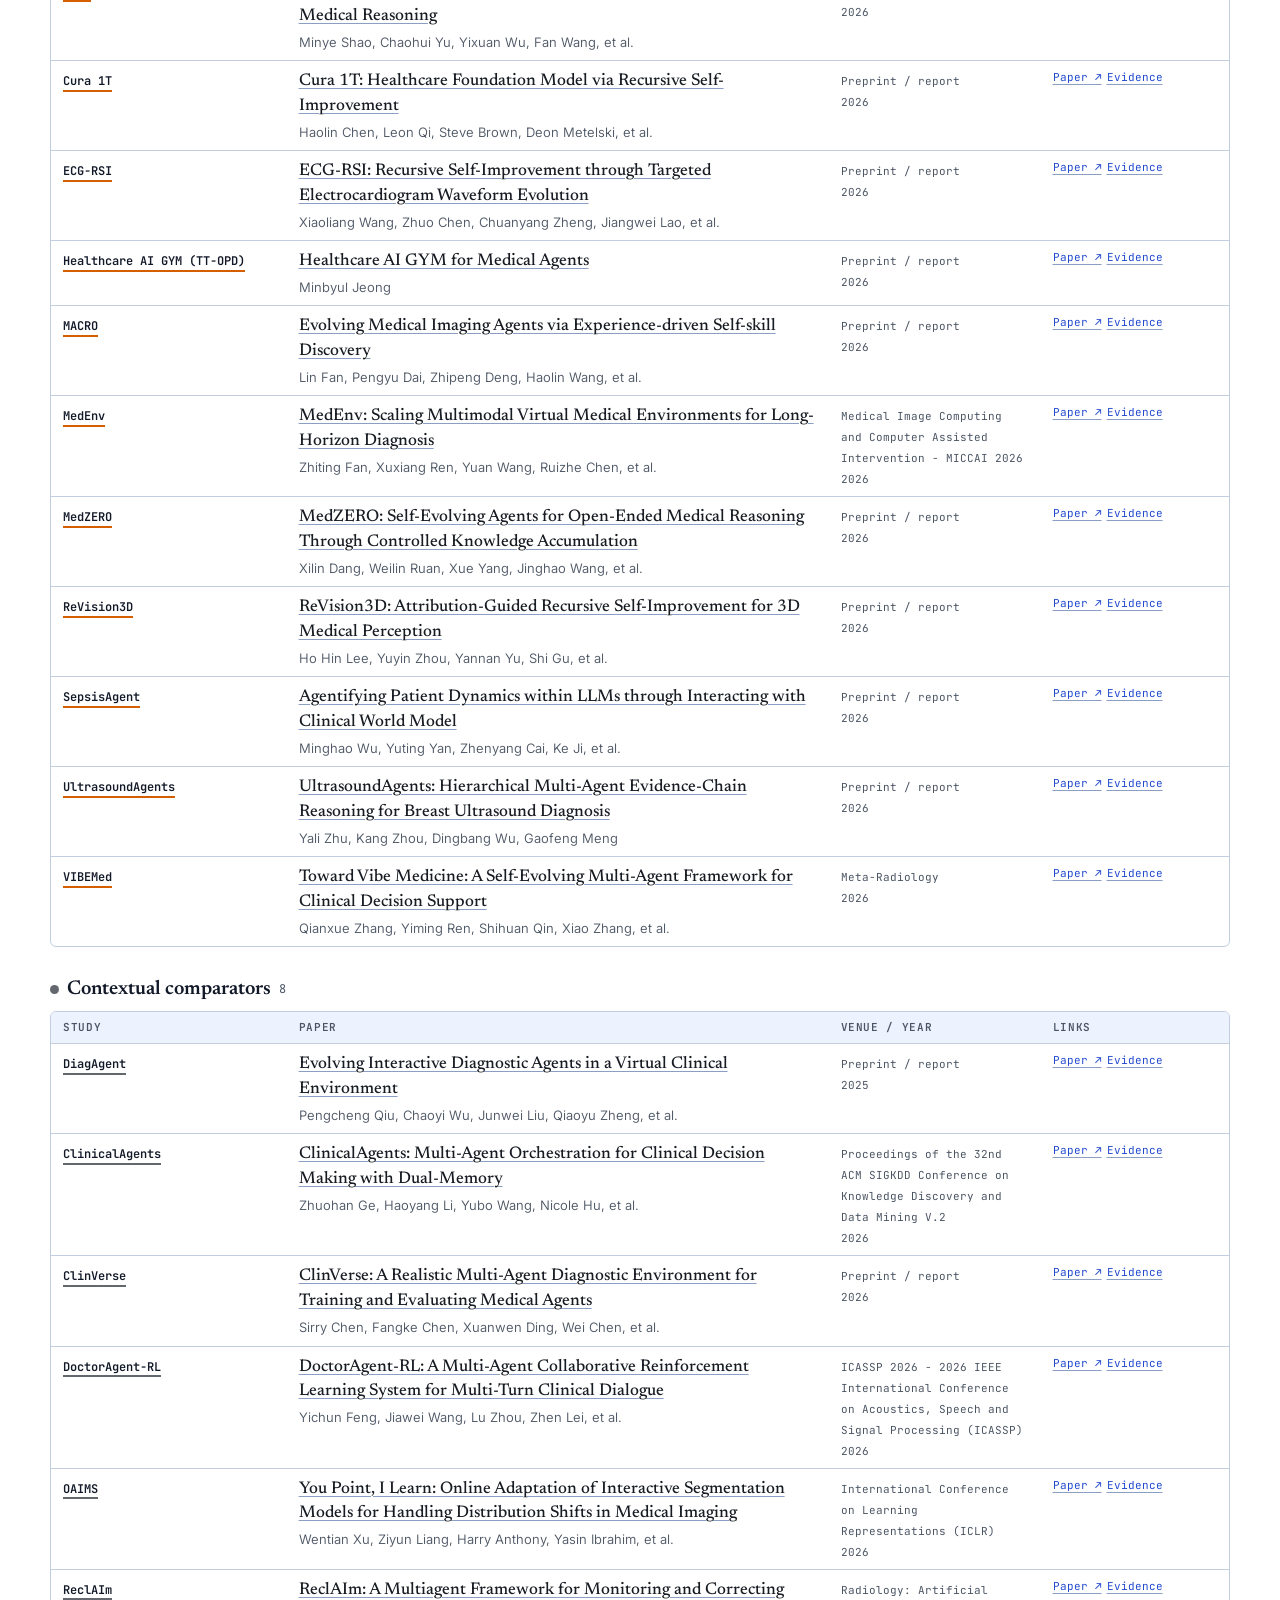
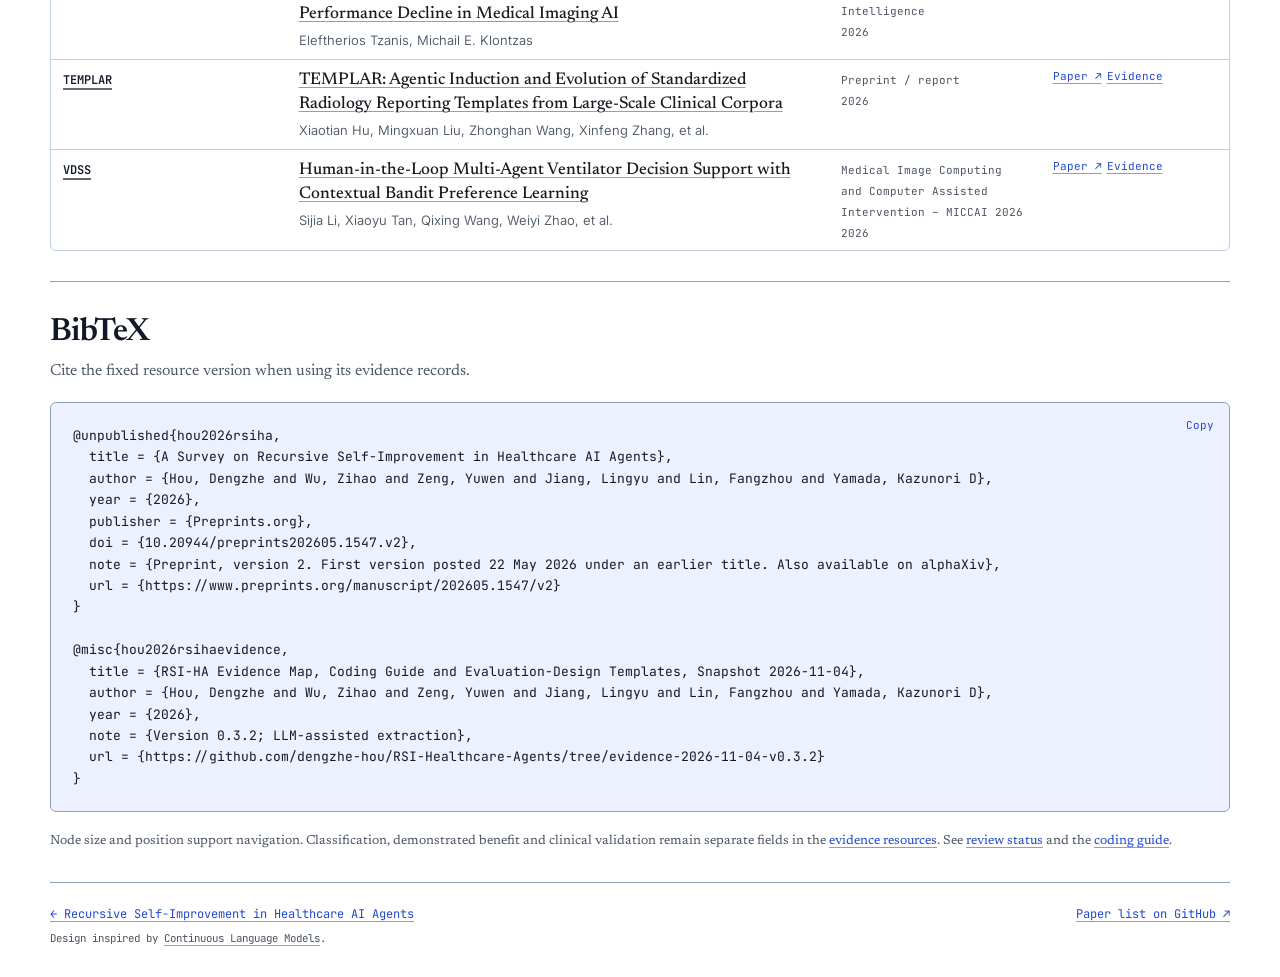
<file: map/index.html>
<!doctype html><html lang="en"><head><meta charset="utf-8"><meta name="viewport" content="width=device-width,initial-scale=1"><title>A Map of Healthcare Agent Self-Improvement</title><meta name="description" content="Explore the healthcare agent self-improvement studies discussed in our survey, with source-linked records and survey excerpts."><meta property="og:title" content="A Map of Healthcare Agent Self-Improvement"><meta property="og:image" content="https://dengzhe-hou.github.io/RSI-Healthcare-Agents/assets/social-preview.png"><link rel="canonical" href="https://dengzhe-hou.github.io/RSI-Healthcare-Agents/map/"><link rel="stylesheet" href="../assets/site.css?v=20261112-cobalt"><link rel="stylesheet" href="map.css?v=20261112-cobalt"><script src="../assets/theme.js?v=20261112-layout"></script><script defer src="map.js?v=20261113-cleanup"></script></head><body><a class="skip" href="#network">Skip to map</a><button class="theme-switch" aria-label="Toggle dark mode" title="Toggle dark mode"><svg viewBox="0 0 24 24" aria-hidden="true"><path d="M20.5 14.5A8.5 8.5 0 1 1 9.5 3.5a7 7 0 0 0 11 11Z"/></svg></button>
<header class="map-intro map-shell"><nav aria-label="Related pages"><a href="../">← Survey project page</a><a href="#paper-index">Study index</a><a href="../references/">All 136 references</a><a href="#citation">BibTeX</a><a href="https://github.com/dengzhe-hou/RSI-Healthcare-Agents/blob/main/PAPERS.md">GitHub paper list ↗</a></nav><h1><span>A Map of</span><span><em>Healthcare Agent Self-Improvement</em></span></h1><p class="map-deck">Explore <mark class="lavender">healthcare agent self-improvement</mark> through <mark class="mint">persistent memory, reusable skills and changing training generators</mark>. <mark class="sky">Colors and shapes identify mechanism groups.</mark> Select a study for its mechanism, what the survey says about it, experimental controls and original sources.</p><p class="updated">Last updated <time datetime="2026-11-12">Nov 12, 2026</time> · Evidence through Nov 4, 2026</p></header>
<main class="map-shell"><section class="network-widget" id="network" aria-label="Interactive study map"><div class="widget-title"><strong>Healthcare agent studies in the survey</strong><span id="count" aria-live="polite">Loading papers…</span></div><form id="filters" role="search"><div class="control-row"><label class="paper-search"><svg viewBox="0 0 24 24" aria-hidden="true"><circle cx="10" cy="10" r="6.5"/><path d="m15 15 5 5"/></svg><input id="search" type="search" placeholder="Search studies, titles, authors" aria-label="Search studies" autocomplete="off"></label><div class="year-controls"><span>Through</span><div id="through-years" class="segmented"></div></div><div class="segmented zoom-controls"><button id="zoom-in" type="button" aria-label="Zoom in">+</button><button id="zoom-out" type="button" aria-label="Zoom out">−</button><button id="zoom-fit" type="button" aria-label="Fit map"><svg viewBox="0 0 24 24" aria-hidden="true"><path d="M4 9V4h5M15 4h5v5M20 15v5h-5M9 20H4v-5"/></svg></button></div></div><div class="legend-row"><div id="legend" class="legend" role="group" aria-label="Filter by mechanism group"></div><details class="advanced"><summary>More filters</summary><div class="advanced-body"><label>Survey section<select id="section"><option value="">Whole survey</option></select></label><label>Evaluation<select id="setting"><option value="">All settings</option></select></label><label>Evidence level<select id="level"><option value="">All levels</option></select></label><label>Exact year<select id="year"><option value="">All years</option></select></label><select id="group" hidden><option value="">All groups</option></select><button id="reset-filters" type="button">Reset all filters</button></div></details></div></form><div class="workspace" id="workspace"><section id="map-stage" aria-label="Paper network"><svg id="map" viewBox="0 0 1200 860" role="group" aria-label="Studies grouped by recorded mechanism"></svg><div id="map-tooltip" role="tooltip" hidden></div><p id="empty" hidden>No papers match. Clear the search or enable another group.</p><aside id="detail" hidden aria-label="Selected study"></aside></section></div><p class="map-hint">Drag to pan, scroll or pinch to zoom, and select a study to read its survey discussion. Dashed lines link studies cited in the same review paragraph.</p></section>
<section class="index-section"><h2>Paper Index</h2><p class="note">Every mapped study, grouped by mechanism. The search and filters above also apply here. Years follow the recorded bibliography. Browse <a href="../references/">all 146 manuscript references</a> for the complete bibliography.</p><div id="paper-index" aria-label="Paper index"></div></section><section id="citation" class="map-citation"><h2>BibTeX</h2><p class="note">Cite the fixed resource version when using its evidence records.</p><div class="citation-box"><button id="copy-citation" aria-label="Copy BibTeX">Copy</button><pre id="citation-text"></pre></div><p class="note status-note">Node size and position support navigation. Classification, demonstrated benefit and clinical validation remain separate fields in the <a href="../resources/">evidence resources</a>. See <a href="../resources/REVIEW_STATUS.md">review status</a> and the <a href="../resources/EVIDENCE_CODING_GUIDE.md">coding guide</a>.</p></section></main><footer class="map-shell"><div class="site-footer-note"><a href="../">← Recursive Self-Improvement in Healthcare AI Agents</a><span class="design-credit">Design inspired by <a href="https://continuous-lm.github.io/">Continuous Language Models</a>.</span></div><a href="https://github.com/dengzhe-hou/RSI-Healthcare-Agents">Paper list on GitHub ↗</a></footer></body></html>
</file>
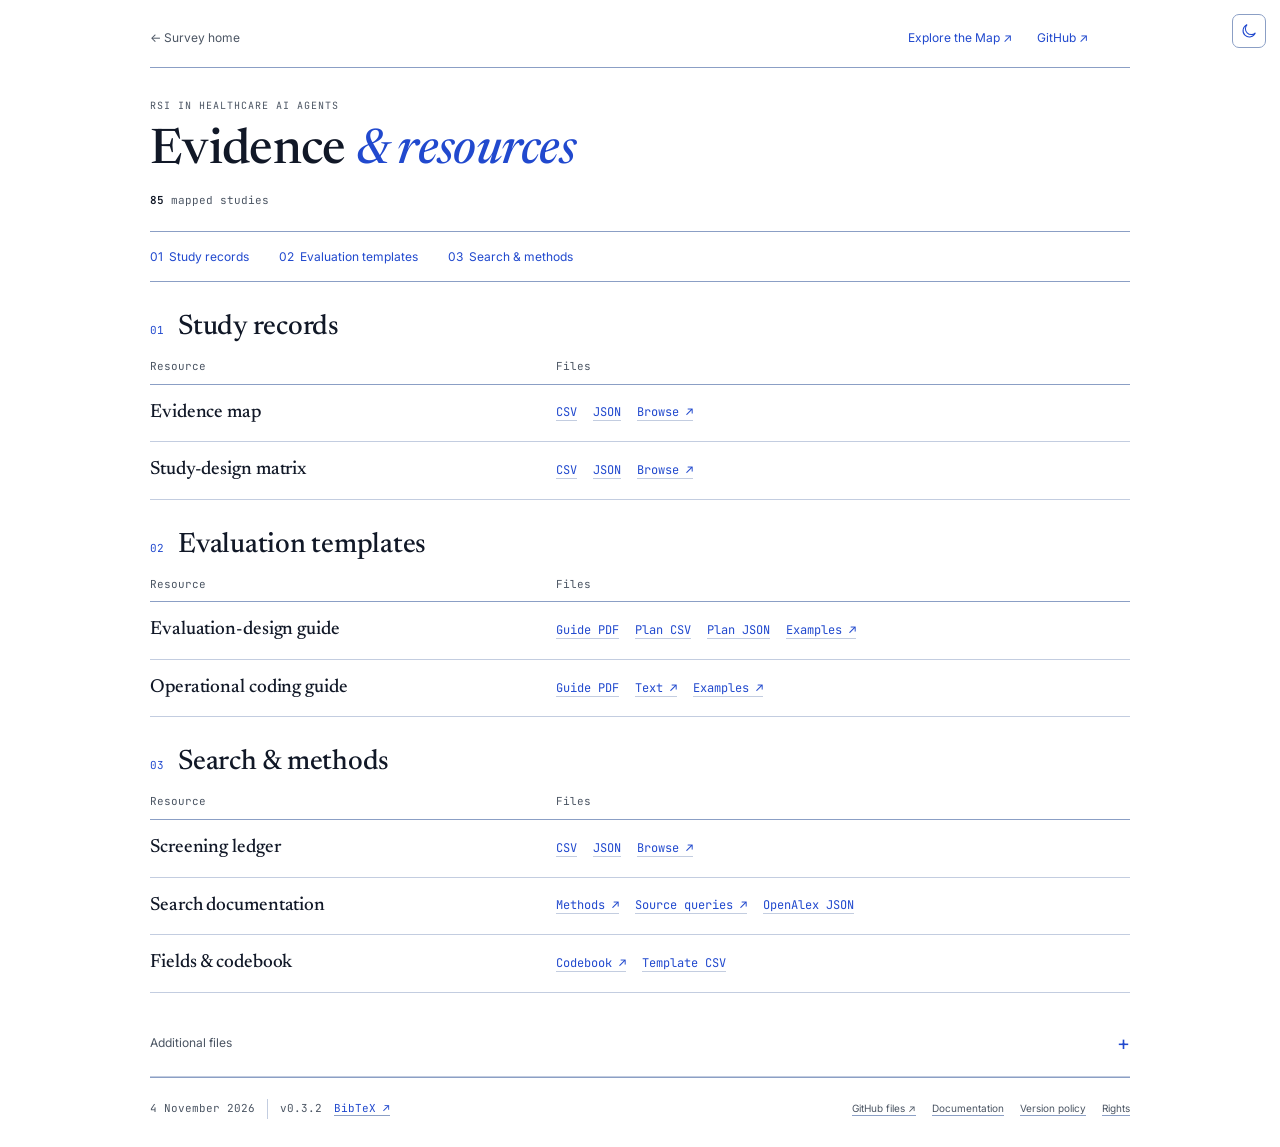
<file: resources/index.html>
<!doctype html>
<html lang="en">
<head>
<meta charset="utf-8">
<meta name="viewport" content="width=device-width,initial-scale=1">
<title>Evidence &amp; resources | RSI in Healthcare AI Agents</title>
<meta name="description" content="Study records, evaluation templates and search documentation accompanying A Survey on Recursive Self-Improvement in Healthcare AI Agents.">
<link rel="stylesheet" href="../assets/site.css?v=20261116-school-icons">
<link rel="stylesheet" href="resources.css?v=20261116-compact">
<script src="../assets/theme.js?v=20261116"></script>
</head>
<body>
<a class="skip" href="#main">Skip to content</a>
<button class="theme-switch" aria-label="Toggle dark mode" title="Toggle dark mode"><svg viewBox="0 0 24 24" aria-hidden="true"><path d="M20.5 14.5A8.5 8.5 0 1 1 9.5 3.5a7 7 0 0 0 11 11Z"/></svg></button>
<header class="resource-header shell">
 <a class="back-home" href="../">← Survey home</a>
 <nav aria-label="Project links"><a href="../map/">Explore the Map ↗</a><a href="https://github.com/dengzhe-hou/RSI-Healthcare-Agents">GitHub ↗</a></nav>
</header>
<main id="main" class="shell resource-main">
 <section class="resource-intro">
  <p class="resource-kicker">RSI IN HEALTHCARE AI AGENTS</p>
  <h1>Evidence <em>&amp; resources</em></h1>
  <p class="resource-snapshot"><b>85</b> mapped studies</p>
 </section>
 <nav class="resource-jump" aria-label="On this page"><a href="#study-records">01 &nbsp;Study records</a><a href="#evaluation">02 &nbsp;Evaluation templates</a><a href="#search-methods">03 &nbsp;Search &amp; methods</a></nav>

 <section id="study-records" class="download-section" aria-labelledby="records-heading">
  <div class="download-heading"><span>01</span><h2 id="records-heading">Study records</h2></div>
  <table class="download-table"><colgroup><col class="name-col"><col class="files-col"></colgroup><thead><tr><th>Resource</th><th>Files</th></tr></thead><tbody>
<tr><td><h3>Evidence map</h3></td><td><div class="file-links"><a href="snapshots/2026-11-04/evidence_map.csv">CSV</a><a href="snapshots/2026-11-04/evidence_map.json">JSON</a><a class="browse-link" href="snapshots/2026-11-04/evidence_map.html">Browse ↗</a></div></td></tr>
<tr><td><h3>Study-design matrix</h3></td><td><div class="file-links"><a href="snapshots/2026-11-04/study_design_matrix.csv">CSV</a><a href="snapshots/2026-11-04/study_design_matrix.json">JSON</a><a class="browse-link" href="snapshots/2026-11-04/study_design_matrix.html">Browse ↗</a></div></td></tr>
</tbody></table>
 </section>

 <section id="evaluation" class="download-section" aria-labelledby="evaluation-heading">
  <div class="download-heading"><span>02</span><h2 id="evaluation-heading">Evaluation templates</h2></div>
  <table class="download-table"><colgroup><col class="name-col"><col class="files-col"></colgroup><thead><tr><th>Resource</th><th>Files</th></tr></thead><tbody>
<tr><td><h3>Evaluation-design guide</h3></td><td><div class="file-links"><a href="EVALUATION_DESIGN_TEMPLATE.pdf">Guide PDF</a><a href="templates/experiment_plan.csv">Plan CSV</a><a href="templates/experiment_plan.json">Plan JSON</a><a href="examples/worked_designs.json">Examples ↗</a></div></td></tr>
<tr><td><h3>Operational coding guide</h3></td><td><div class="file-links"><a href="EVIDENCE_CODING_GUIDE.pdf">Guide PDF</a><a href="https://github.com/dengzhe-hou/RSI-Healthcare-Agents/blob/main/resources/EVIDENCE_CODING_GUIDE.md">Text ↗</a><a href="examples/coded_examples.json">Examples ↗</a></div></td></tr>
</tbody></table>
 </section>

 <section id="search-methods" class="download-section" aria-labelledby="methods-heading">
  <div class="download-heading"><span>03</span><h2 id="methods-heading">Search &amp; methods</h2></div>
  <table class="download-table"><colgroup><col class="name-col"><col class="files-col"></colgroup><thead><tr><th>Resource</th><th>Files</th></tr></thead><tbody>
<tr><td><h3>Screening ledger</h3></td><td><div class="file-links"><a href="snapshots/2026-11-04/screening_decisions.csv">CSV</a><a href="snapshots/2026-11-04/screening_decisions.json">JSON</a><a class="browse-link" href="snapshots/2026-11-04/screening_decisions.html">Browse ↗</a></div></td></tr>
<tr><td><h3>Search documentation</h3></td><td><div class="file-links"><a href="https://github.com/dengzhe-hou/RSI-Healthcare-Agents/blob/main/resources/snapshots/2026-11-04/SEARCH_METHOD.md">Methods ↗</a><a href="snapshots/2026-11-04/initial_source_queries.html">Source queries ↗</a><a href="snapshots/2026-11-04/openalex_queries.json">OpenAlex JSON</a></div></td></tr>
<tr><td><h3>Fields &amp; codebook</h3></td><td><div class="file-links"><a href="https://github.com/dengzhe-hou/RSI-Healthcare-Agents/blob/main/resources/CODEBOOK.md">Codebook ↗</a><a href="extraction_template.csv">Template CSV</a></div></td></tr>
</tbody></table>
 </section>

 <details class="additional-files"><summary><span>Additional files</span><span class="expand-symbol" aria-hidden="true">+</span></summary><div><table class="download-table"><colgroup><col class="name-col"><col class="files-col"></colgroup><thead><tr><th>Resource</th><th>Files</th></tr></thead><tbody>
<tr><td><h3>Mechanism summaries</h3></td><td><div class="file-links"><a href="snapshots/2026-11-04/mechanism_summaries.pdf">PDF</a><a href="snapshots/2026-11-04/mechanism_summaries.csv">CSV</a><a href="snapshots/2026-11-04/mechanism_summaries.json">JSON</a></div></td></tr>
<tr><td><h3>Imaging studies</h3></td><td><div class="file-links"><a href="snapshots/2026-11-04/imaging_studies.csv">CSV</a><a href="snapshots/2026-11-04/imaging_studies.json">JSON</a><a class="browse-link" href="snapshots/2026-11-04/imaging_studies.html">Browse ↗</a></div></td></tr>
<tr><td><h3>Experiment logs</h3></td><td><div class="file-links"><a href="templates/run_log.csv">Runs</a><a href="templates/update_log.csv">Updates</a><a href="templates/cost_log.csv">Costs</a><a href="templates/metric_results.csv">Outcomes</a></div></td></tr>
<tr><td><h3>Python example</h3></td><td><div class="file-links"><a href="examples/read_evidence.py">Python</a></div></td></tr>
<tr><td><h3>Review worksheet</h3></td><td><div class="file-links"><a href="author_review_85.csv">CSV</a></div></td></tr>
<tr><td><h3>Mapped-study bibliography</h3></td><td><div class="file-links"><a href="references_mapped.bib">BibTeX</a></div></td></tr></tbody></table><p class="more-links"><a href="https://github.com/dengzhe-hou/RSI-Healthcare-Agents/tree/main/resources/examples">All worked examples ↗</a><a href="https://github.com/dengzhe-hou/RSI-Healthcare-Agents/tree/main/resources/templates">All template formats ↗</a><a href="https://github.com/dengzhe-hou/RSI-Healthcare-Agents/tree/evidence-2026-11-04-v0.3.2/resources">Fixed release ↗</a></p></div></details>
</main>
<footer class="shell resource-footer"><p class="version-line"><span>4 November 2026</span><span>v0.3.2</span><a href="../CITATION.bib">BibTeX ↗</a></p><nav aria-label="Resource documentation"><a href="https://github.com/dengzhe-hou/RSI-Healthcare-Agents/tree/main/resources">GitHub files ↗</a><a href="README.md">Documentation</a><a href="https://github.com/dengzhe-hou/RSI-Healthcare-Agents/blob/main/resources/VERSIONS.md">Version policy</a><a href="https://github.com/dengzhe-hou/RSI-Healthcare-Agents/blob/main/resources/RIGHTS.md">Rights</a></nav></footer>
</body>
</html>
</file>
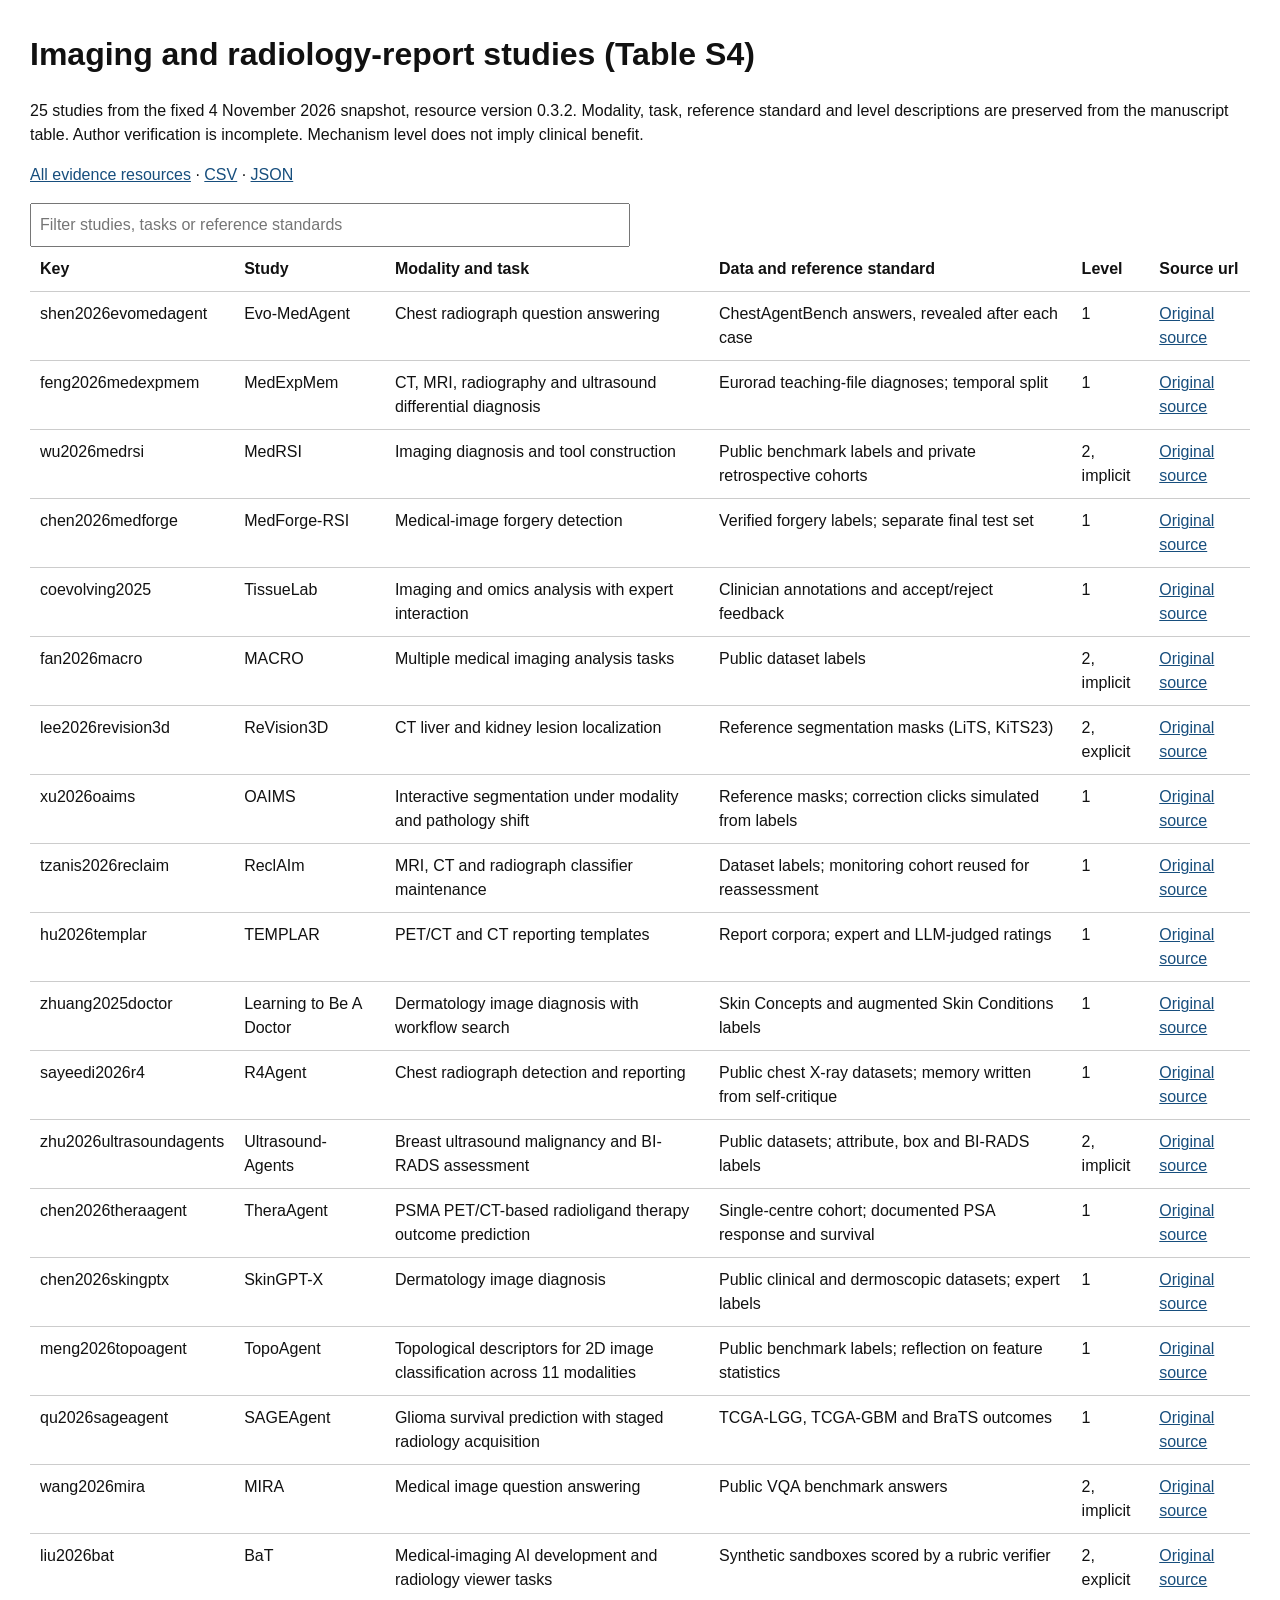
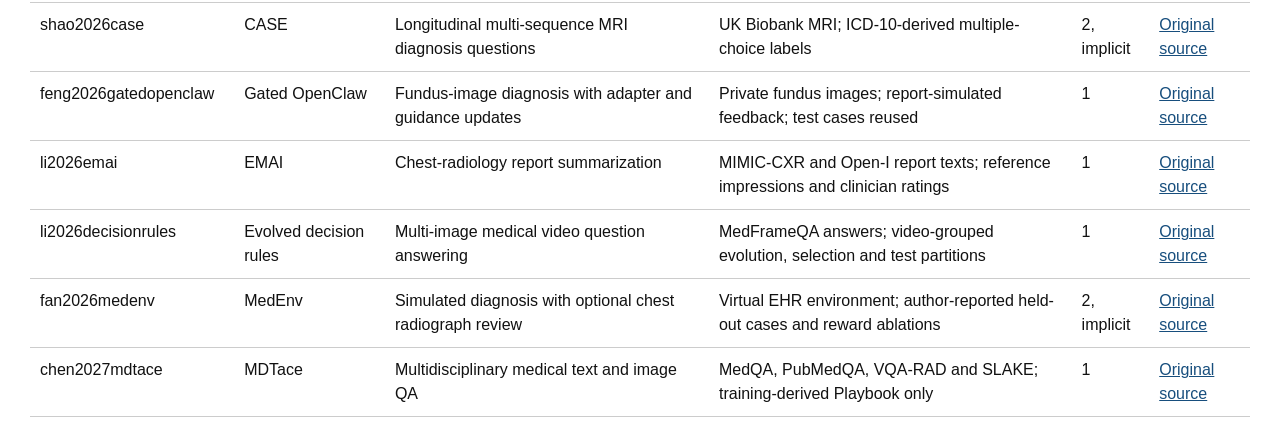
<file: resources/snapshots/2026-11-04/imaging_studies.html>
<!doctype html><html lang="en"><meta charset="utf-8"><meta name="viewport" content="width=device-width"><title>RSI-HA Table S4</title><style>body{font:16px/1.5 Arial,Helvetica,sans-serif;margin:30px;color:#111}table{border-collapse:collapse;width:100%}td,th{text-align:left;vertical-align:top;padding:10px;border-bottom:1px solid #ccc}input{font:inherit;padding:8px;width:90%;max-width:600px}a{color:#174e7d}</style><h1>Imaging and radiology-report studies (Table S4)</h1><p>25 studies from the fixed 4 November 2026 snapshot, resource version 0.3.2. Modality, task, reference standard and level descriptions are preserved from the manuscript table. Author verification is incomplete. Mechanism level does not imply clinical benefit.</p><p><a href="../../index.html">All evidence resources</a> · <a href="imaging_studies.csv">CSV</a> · <a href="imaging_studies.json">JSON</a></p><input id="search" type="search" placeholder="Filter studies, tasks or reference standards" aria-label="Filter studies"><table><thead><tr><th>Key</th><th>Study</th><th>Modality and task</th><th>Data and reference standard</th><th>Level</th><th>Source url</th></tr></thead><tbody><tr><td>shen2026evomedagent</td><td>Evo-MedAgent</td><td>Chest radiograph question answering</td><td>ChestAgentBench answers, revealed after each case</td><td>1</td><td><a href="https://arxiv.org/html/2604.14475v1">Original source</a></td></tr><tr><td>feng2026medexpmem</td><td>MedExpMem</td><td>CT, MRI, radiography and ultrasound differential diagnosis</td><td>Eurorad teaching-file diagnoses; temporal split</td><td>1</td><td><a href="https://arxiv.org/html/2605.22872v1">Original source</a></td></tr><tr><td>wu2026medrsi</td><td>MedRSI</td><td>Imaging diagnosis and tool construction</td><td>Public benchmark labels and private retrospective cohorts</td><td>2, implicit</td><td><a href="https://arxiv.org/html/2609.24838v1">Original source</a></td></tr><tr><td>chen2026medforge</td><td>MedForge-RSI</td><td>Medical-image forgery detection</td><td>Verified forgery labels; separate final test set</td><td>1</td><td><a href="https://arxiv.org/abs/2609.36549v1">Original source</a></td></tr><tr><td>coevolving2025</td><td>TissueLab</td><td>Imaging and omics analysis with expert interaction</td><td>Clinician annotations and accept/reject feedback</td><td>1</td><td><a href="https://arxiv.org/abs/2509.20279">Original source</a></td></tr><tr><td>fan2026macro</td><td>MACRO</td><td>Multiple medical imaging analysis tasks</td><td>Public dataset labels</td><td>2, implicit</td><td><a href="https://arxiv.org/abs/2603.05860">Original source</a></td></tr><tr><td>lee2026revision3d</td><td>ReVision3D</td><td>CT liver and kidney lesion localization</td><td>Reference segmentation masks (LiTS, KiTS23)</td><td>2, explicit</td><td><a href="https://arxiv.org/abs/2609.32984v2">Original source</a></td></tr><tr><td>xu2026oaims</td><td>OAIMS</td><td>Interactive segmentation under modality and pathology shift</td><td>Reference masks; correction clicks simulated from labels</td><td>1</td><td><a href="https://arxiv.org/abs/2503.06717v4">Original source</a></td></tr><tr><td>tzanis2026reclaim</td><td>ReclAIm</td><td>MRI, CT and radiograph classifier maintenance</td><td>Dataset labels; monitoring cohort reused for reassessment</td><td>1</td><td><a href="https://arxiv.org/pdf/2510.17004v2">Original source</a></td></tr><tr><td>hu2026templar</td><td>TEMPLAR</td><td>PET/CT and CT reporting templates</td><td>Report corpora; expert and LLM-judged ratings</td><td>1</td><td><a href="https://arxiv.org/abs/2610.05247v1">Original source</a></td></tr><tr><td>zhuang2025doctor</td><td>Learning to Be A Doctor</td><td>Dermatology image diagnosis with workflow search</td><td>Skin Concepts and augmented Skin Conditions labels</td><td>1</td><td><a href="https://arxiv.org/html/2504.11301v2">Original source</a></td></tr><tr><td>sayeedi2026r4</td><td>R4Agent</td><td>Chest radiograph detection and reporting</td><td>Public chest X-ray datasets; memory written from self-critique</td><td>1</td><td><a href="https://arxiv.org/html/2601.08192v2">Original source</a></td></tr><tr><td>zhu2026ultrasoundagents</td><td>Ultrasound-Agents</td><td>Breast ultrasound malignancy and BI-RADS assessment</td><td>Public datasets; attribute, box and BI-RADS labels</td><td>2, implicit</td><td><a href="https://arxiv.org/html/2603.10852v1">Original source</a></td></tr><tr><td>chen2026theraagent</td><td>TheraAgent</td><td>PSMA PET/CT-based radioligand therapy outcome prediction</td><td>Single-centre cohort; documented PSA response and survival</td><td>1</td><td><a href="https://arxiv.org/html/2603.13676v1">Original source</a></td></tr><tr><td>chen2026skingptx</td><td>SkinGPT-X</td><td>Dermatology image diagnosis</td><td>Public clinical and dermoscopic datasets; expert labels</td><td>1</td><td><a href="https://arxiv.org/html/2603.26122v1">Original source</a></td></tr><tr><td>meng2026topoagent</td><td>TopoAgent</td><td>Topological descriptors for 2D image classification across 11 modalities</td><td>Public benchmark labels; reflection on feature statistics</td><td>1</td><td><a href="https://arxiv.org/html/2606.29763v1">Original source</a></td></tr><tr><td>qu2026sageagent</td><td>SAGEAgent</td><td>Glioma survival prediction with staged radiology acquisition</td><td>TCGA-LGG, TCGA-GBM and BraTS outcomes</td><td>1</td><td><a href="https://arxiv.org/html/2607.09521v1">Original source</a></td></tr><tr><td>wang2026mira</td><td>MIRA</td><td>Medical image question answering</td><td>Public VQA benchmark answers</td><td>2, implicit</td><td><a href="https://arxiv.org/pdf/2608.10827v1">Original source</a></td></tr><tr><td>liu2026bat</td><td>BaT</td><td>Medical-imaging AI development and radiology viewer tasks</td><td>Synthetic sandboxes scored by a rubric verifier</td><td>2, explicit</td><td><a href="https://arxiv.org/html/2608.16211v1">Original source</a></td></tr><tr><td>shao2026case</td><td>CASE</td><td>Longitudinal multi-sequence MRI diagnosis questions</td><td>UK Biobank MRI; ICD-10-derived multiple-choice labels</td><td>2, implicit</td><td><a href="https://arxiv.org/html/2609.39566v3">Original source</a></td></tr><tr><td>feng2026gatedopenclaw</td><td>Gated OpenClaw</td><td>Fundus-image diagnosis with adapter and guidance updates</td><td>Private fundus images; report-simulated feedback; test cases reused</td><td>1</td><td><a href="https://ijocsit.org/pdf/2026/10.62051-ijcsit.v8n4.01.pdf">Original source</a></td></tr><tr><td>li2026emai</td><td>EMAI</td><td>Chest-radiology report summarization</td><td>MIMIC-CXR and Open-I report texts; reference impressions and clinician ratings</td><td>1</td><td><a href="https://www.sciencedirect.com/science/article/abs/pii/S016926072500495X">Original source</a></td></tr><tr><td>li2026decisionrules</td><td>Evolved decision rules</td><td>Multi-image medical video question answering</td><td>MedFrameQA answers; video-grouped evolution, selection and test partitions</td><td>1</td><td><a href="https://arxiv.org/abs/2607.27564v1">Original source</a></td></tr><tr><td>fan2026medenv</td><td>MedEnv</td><td>Simulated diagnosis with optional chest radiograph review</td><td>Virtual EHR environment; author-reported held-out cases and reward ablations</td><td>2, implicit</td><td><a href="https://papers.miccai.org/miccai-2026/paper/5084_paper.pdf">Original source</a></td></tr><tr><td>chen2027mdtace</td><td>MDTace</td><td>Multidisciplinary medical text and image QA</td><td>MedQA, PubMedQA, VQA-RAD and SLAKE; training-derived Playbook only</td><td>1</td><td><a href="https://link.springer.com/chapter/10.1007/978-981-92-3403-5_6">Original source</a></td></tr></tbody></table><script>document.getElementById("search").addEventListener("input",function(){let q=this.value.toLowerCase();document.querySelectorAll("tbody tr").forEach(r=>r.hidden=!r.textContent.toLowerCase().includes(q));});</script></html>
</file>
<file: assets/site.css>
@font-face{font-family:Newsreader;src:url('fonts/newsreader-regular.ttf?v=20261112-layout') format('truetype');font-style:normal;font-weight:300 700;font-display:swap}@font-face{font-family:Newsreader;src:url('fonts/newsreader-italic.ttf?v=20261112-layout') format('truetype');font-style:italic;font-weight:300 700;font-display:swap}@font-face{font-family:Inter;src:url('fonts/inter.ttf') format('truetype');font-weight:300 700;font-display:swap}@font-face{font-family:JetBrains;src:url('fonts/jetbrains.ttf') format('truetype');font-weight:400 700;font-display:swap}
:root{--page:#fff;--ink:#171b22;--heading:#111827;--muted:#4b5563;--border:#c3cde0;--rule:#8b9fc5;--soft:#edf2ff;--link:#2149ce;--strong:#14328f;--accent:#2149ce;--lavender:#9793f8;--card:#fff;--stage:#fafbff;--dots:#d6def0;--cite:#edf1ff;--serif:Newsreader,Georgia,serif;--sans:Inter,Arial,sans-serif;--mono:JetBrains,Consolas,monospace;color-scheme:light}:root[data-theme=dark]{--page:#101725;--ink:#f0f3f8;--heading:#fff;--muted:#b5c0d2;--border:#3e5275;--rule:#637dac;--soft:#1b2b4a;--link:#a6baff;--strong:#dbe3ff;--card:#162137;--stage:#121c30;--dots:#354766;--cite:#223553;--accent:#3158d2;color-scheme:dark}*{box-sizing:border-box}html{scroll-behavior:smooth;scroll-padding-top:24px}body{margin:0;background:var(--page);color:var(--ink);font:18px/1.65 var(--serif);-webkit-font-smoothing:antialiased}h1,h2,h3,p{margin:0}h2{color:var(--heading);font-size:32px;line-height:1.25;font-weight:600;letter-spacing:-.55px;margin-bottom:18px}a{color:var(--link);text-decoration:underline;text-decoration-color:var(--rule);text-underline-offset:3px;text-decoration-thickness:1px}a:hover{color:var(--strong);text-decoration-color:currentColor}button,input,select{font:inherit;color:inherit}button,summary{cursor:pointer}button{background:var(--card)}a:focus-visible,button:focus-visible,summary:focus-visible,input:focus-visible,select:focus-visible,[tabindex]:focus-visible{outline:3px solid var(--link);outline-offset:4px}.shell{width:min(980px,calc(100% - 64px));margin-inline:auto}sup{font-size:.6em;line-height:0;vertical-align:super;margin-left:2px;color:var(--muted)}.skip{position:fixed;top:-100px;left:15px;z-index:100;background:var(--heading);color:var(--page);padding:10px}.skip:focus{top:10px}.theme-switch{position:fixed;top:14px;right:14px;z-index:40;width:34px;height:34px;display:grid;place-items:center;border:1px solid var(--rule);border-radius:7px;padding:7px;color:var(--link);background:var(--page)}.theme-switch svg{width:18px;height:18px;fill:none;stroke:currentColor;stroke-width:1.4}.landing{padding-top:64px}.landing h1{text-align:center;color:var(--heading);font:500 46px/1.15 var(--serif);letter-spacing:-.9px;margin-bottom:22px}.landing h1 span{display:block}.landing h1 span+span{margin-top:5px;font-weight:400}.landing h1 em{color:var(--link);font-weight:500}.author-block{max-width:920px;margin:auto;text-align:center}.author-names{display:flex;justify-content:center;gap:3px 20px;flex-wrap:wrap;font:21px/1.7 var(--serif)}.author-names>span{white-space:nowrap}.author-mail{font:12px/1.6 var(--mono);margin:4px 0 0}.author-mail a{color:var(--muted);text-decoration:none}.university-row{display:flex;flex-wrap:wrap;align-items:center;justify-content:center;gap:15px 25px;margin-top:23px;min-height:48px}.university-row>span{display:block;max-width:210px}.university-row b{font-size:17px;font-weight:500;color:var(--heading);line-height:1.1}.university-row small{display:block;font:9px/1.4 var(--mono);letter-spacing:.08em;color:var(--muted);margin-top:4px}#affiliations{font:14px/1.7 var(--sans);color:var(--muted);margin-top:12px}#affiliations summary{font:14px var(--mono);color:var(--link);display:inline-block}#affiliations p{margin:10px auto 0;max-width:700px}.directory{display:grid;grid-template-columns:.72fr 1.6fr;gap:38px;border-top:1px solid var(--rule);margin-top:26px;padding:22px 0 12px;align-items:start}.directory h2{font-size:23px;letter-spacing:0;margin-bottom:15px}.directory ol{list-style:none;border-left:1px solid var(--heading);padding:0 0 0 20px;margin:0}.directory li+li{margin-top:10px}.directory nav a{font-size:19px;line-height:1.5}.resource-previews{display:grid;grid-template-columns:1.15fr 1.4fr .9fr;gap:24px;align-items:start}.preview-link{text-decoration:none;display:flex;flex-direction:column;align-items:center;gap:12px;min-width:0}.preview-label{font-size:22px;line-height:1.3;border-bottom:1px dotted;white-space:nowrap}.repo-preview{width:100%;min-height:161px;display:flex;flex-direction:column;align-items:start;text-align:left;border:1px solid var(--border);border-bottom:4px solid var(--accent);padding:14px 15px 10px;color:var(--heading);background:var(--card);box-shadow:0 2px 8px #11182708}.repo-preview img{margin-bottom:8px}.repo-preview .owner{font:10px/1.4 var(--mono);color:var(--muted)}.repo-preview strong{font:600 15px/1.25 var(--sans);letter-spacing:-.3px;margin:3px 0 6px;overflow-wrap:anywhere}.repo-preview small{font:10px/1.5 var(--sans);color:var(--muted)}.repo-tag{font:9px/1.4 var(--mono);margin-top:12px;color:var(--muted)}.map-preview{display:block;width:100%;border:1px solid var(--border);border-bottom:4px solid var(--link);background:var(--card);box-shadow:0 2px 8px #11182708}.map-preview img{display:block;width:100%;height:auto}.document-preview{display:block;width:min(112px,calc(100% - 16px));margin-right:12px;position:relative;isolation:isolate}.document-preview:before,.document-preview:after{content:'';position:absolute;inset:0;border:1px solid var(--rule);z-index:-1;background:var(--soft);transform:translate(5px,5px)}.document-preview:before{transform:translate(10px,10px);background:var(--cite)}.document-preview img{display:block;width:100%;height:auto;border:1px solid var(--rule)}.opening-figure{width:calc(100% + 40px);margin:30px -20px 0}.opening-figure img{display:block;width:100%;height:auto}.opening-figure figcaption{font:16px/1.55 var(--serif);color:var(--muted);margin:14px 20px 0}.text-block{padding-block:30px;border-top:1px solid var(--rule)}.landing+.text-block{margin-top:36px}.note{font-size:16px;color:var(--muted);margin-bottom:18px}.abstract-box{border:1px solid var(--rule);border-radius:8px;overflow:hidden;background:var(--card)}.abstract-box:before{content:'';display:block;height:5px;background:linear-gradient(90deg,var(--accent),#4c76e5)}.abstract-opening{font:400 27px/1.4 var(--serif);letter-spacing:-.2px;color:var(--heading);padding:24px 30px 18px;background:linear-gradient(var(--soft),var(--card))}.abstract-copy{padding:4px 30px 18px;color:var(--ink)}.abstract-copy p{margin-bottom:12px}.chapter-list{position:relative;margin-top:6px}.chapter-list>ol{list-style:none;width:56%;padding:0 0 0 20px;border-left:1px solid var(--heading);margin:0}.chapter-list li{position:relative}.chapter-list summary{display:flex;gap:8px;align-items:baseline;list-style:none;font:20px/1.45 var(--serif);color:var(--heading);padding:6px 0}.chapter-list summary::-webkit-details-marker{display:none}.chapter-list summary:after{content:'⌄';margin-left:auto;font:20px var(--sans);color:var(--link)}.chapter-list details[open]>summary:after{content:'⌃'}.chapter-number{min-width:20px;font-variant-numeric:tabular-nums}.chapter-list .subsections{list-style:none;padding:0 28px 10px;margin:0}.chapter-list .subsections a{display:flex;gap:10px;padding:3px 0;font:17px/1.45 var(--serif);color:var(--ink);text-decoration:none}.subsections .depth-2{padding-left:28px!important;font-size:16px!important;color:var(--muted)!important}.subsections a span:first-child{color:var(--muted);min-width:28px}.chapter-preview{position:absolute;top:2px;left:calc(100% + 28px);width:clamp(280px,34vw,380px);padding:8px;margin:0;border:1px solid var(--rule);border-radius:6px;background:var(--page);visibility:hidden;opacity:0;z-index:5}.chapter-preview img{display:block;width:100%;height:auto}.chapter-list li:hover>.chapter-preview,.chapter-list li:focus-within>.chapter-preview{visibility:visible;opacity:1}.chapter-list li:nth-last-child(-n+2)>.chapter-preview{transform:translateY(calc(-100% + 42px))}.chapter-list .chapter-browse{display:block;font:12px/1.6 var(--mono);padding:4px 28px 10px}.mechanism-tabs{display:flex;flex-wrap:wrap;gap:6px;margin:16px 0}.mechanism-tabs button{font:11px/1.4 var(--mono);border:1px solid var(--rule);border-radius:5px;padding:6px 10px;background:var(--card);color:var(--heading)}.mechanism-tabs button[aria-selected=true]{color:#fff;background:var(--accent);border-color:var(--accent)}.mechanism-view{display:grid;grid-template-columns:1fr 1fr;gap:28px;align-items:center;margin-bottom:18px}.mechanism-view img{display:block;width:100%;height:auto}.mechanism-view h3{font-size:26px;color:var(--heading);margin-bottom:10px}.mechanism-view p{font-size:18px}.mechanism-links{display:flex;gap:12px;flex-wrap:wrap;margin-top:16px;font:14px/1.6 var(--mono)!important}.news-list{list-style:none;padding:0;margin:0 0 20px}.news-list li{display:grid;grid-template-columns:130px 1fr;gap:18px;padding:12px 0;border-top:1px solid var(--border)}.news-list li:first-child{padding-top:0;border:0}.news-list time{font:600 12px/1.6 var(--mono);color:var(--link);padding-top:3px}.citation-box{position:relative;background:var(--cite);border:1px solid var(--rule);border-radius:6px;padding:22px 52px 22px 22px}.citation-box pre{font:13px/1.65 var(--mono);color:var(--heading);white-space:pre-wrap;overflow-wrap:anywhere;margin:0}.citation-box button{position:absolute;right:10px;top:10px;border:0;font:11px var(--mono);color:var(--link);background:transparent;padding:5px}.status-note{font-size:13px;margin-top:18px}.floating-contents{position:fixed;left:max(12px,calc((100vw - 980px)/2 - 204px));top:50%;transform:translateY(-50%);width:164px;display:none;z-index:20}.floating-contents.visible{display:block}.floating-contents b{display:block;font-size:20px;color:var(--heading);margin-bottom:13px}.floating-contents a{display:block;border-left:1px solid var(--heading);padding:10px 0 10px 12px;font-size:15px;line-height:1.4}footer{display:flex;justify-content:space-between;gap:20px;border-top:1px solid var(--rule);padding-block:22px 30px;font:12px/1.6 var(--mono);color:var(--muted)}:root[data-theme=dark] .repo-preview img{filter:invert(.85)}:root[data-theme=dark] .opening-figure img,:root[data-theme=dark] .mechanism-view img,:root[data-theme=dark] .chapter-preview img{background:#fff;border-radius:4px}
@media(max-width:1360px){.floating-contents{display:none!important}}@media(max-width:1050px){.directory{gap:24px;grid-template-columns:.65fr 1.7fr}.preview-label{font-size:19px}.resource-previews{gap:16px}.author-names{font-size:19px;gap:3px 17px}.university-row{gap:12px 18px}.university-row b{font-size:15px}.opening-figure{width:100%;margin-inline:0}.directory nav a{font-size:18px}}@media(max-width:900px){.chapter-list>ol{width:100%}.chapter-preview{display:none;position:static;visibility:visible;opacity:1;width:auto;max-width:440px;margin:5px 0 14px 28px;transform:none!important}.chapter-list li:has(details[open])>.chapter-preview{display:block}.resource-previews{grid-template-columns:1fr 1fr}.resource-previews>a:last-child{display:none}.directory{grid-template-columns:.65fr 1.4fr}.preview-label{font-size:21px}.landing h1{font-size:40px}.university-row b{font-size:16px}}@media(max-width:600px){.shell{width:calc(100% - 32px)}.landing{padding-top:54px}.landing h1{font-size:32px;line-height:1.18;letter-spacing:-.6px}.author-names{font-size:17px;gap:2px 15px}.author-mail{font-size:10px}.university-row{gap:14px 20px;margin-top:17px}.university-row>span{width:42%}.university-row b{font-size:14px}.university-row small{font-size:8px}#affiliations{font-size:14px}.directory{margin-top:22px;grid-template-columns:1fr;gap:20px;padding-top:18px}.directory nav ol{display:flex;flex-wrap:wrap;gap:8px 18px;padding-left:14px}.directory li+li{margin:0}.directory h2{font-size:22px;margin-bottom:10px}.directory nav a{font-size:15px}.resource-previews{grid-template-columns:1fr 1.2fr;gap:18px}.preview-label{font-size:18px}.repo-preview{padding:12px;min-height:145px}.repo-preview strong{font-size:13px}.repo-preview small{font-size:9px}.repo-preview .owner{font-size:9px}.map-preview img{min-height:141px;object-fit:cover}.opening-figure{margin-top:24px;overflow:auto}.opening-figure>a{display:block;min-width:690px}.opening-figure figcaption{font-size:15px;margin:12px 0 0;min-width:0}h2{font-size:28px}.text-block{padding-block:25px}.note{font-size:14px;margin-bottom:14px}.abstract-opening{font-size:23px;padding:20px 20px 14px}.abstract-copy{padding:0 20px 14px;font-size:17px}.chapter-list summary{font-size:18px}.chapter-list .subsections{padding-left:22px;padding-right:5px}.chapter-list .subsections a{font-size:16px}.subsections .depth-2{font-size:14px!important;padding-left:15px!important}.chapter-preview{margin-left:22px}.mechanism-view{grid-template-columns:1fr;gap:16px}.mechanism-view>a{max-width:350px;margin:auto}.mechanism-view h3{font-size:25px}.mechanism-view p{font-size:17px}.mechanism-tabs{gap:5px}.mechanism-tabs button{font-size:10px;padding:5px 8px}.news-list li{grid-template-columns:95px 1fr;gap:12px}.news-list time{font-size:10px}.news-list p{font-size:17px}.citation-box{padding:18px 35px 18px 18px}.citation-box pre{font-size:10.5px}.status-note{font-size:12px}.theme-switch{width:30px;height:30px;top:10px;right:10px}footer{font-size:10px;flex-wrap:wrap;gap:8px}}@media(prefers-reduced-motion:reduce){html{scroll-behavior:auto}}

.author-block{position:relative}.university-row>span{line-height:1.1}.university-row small{display:none}#affiliations{position:absolute;z-index:25;left:50%;transform:translateX(-50%);width:min(700px,100%);margin-top:10px}#affiliations[open]{padding:12px;border:1px solid var(--rule);border-radius:6px;background:var(--card);box-shadow:0 8px 24px #11182720}
.site-footer-note{display:grid;gap:6px}.design-credit{font-size:.9em}.design-credit a{color:inherit}

/* Small presentation changes to the existing homepage. Layout and palette retained. */
.landing h1{font-weight:450;line-height:1.2;letter-spacing:-.65px}
.landing h1 em{font-weight:450}
.directory{margin-top:30px;padding-top:24px;gap:32px}
.preview-link{gap:15px}
.preview-label{display:inline-flex;align-items:center;justify-content:center;min-height:35px;padding:5px 10px;border:1px solid var(--border);border-radius:3px;font-size:17px;line-height:1.35;white-space:nowrap;background:var(--card)}
.preview-link:hover .preview-label{border-color:var(--link);background:var(--soft)}
.repo-preview,.map-preview{box-shadow:none;border-bottom-width:3px}
.text-block{padding-block:35px}
.opening-figure figcaption{font-size:16px;line-height:1.65}
.abstract-box{border-radius:4px}
.abstract-box:before{height:3px;background:var(--accent)}
.abstract-opening{background:var(--soft)}
.mechanism-tabs button{border-radius:3px}
@media(max-width:1050px){.directory{gap:24px}.preview-label{font-size:15px;padding-inline:8px}}
@media(max-width:600px){.landing h1{line-height:1.2;letter-spacing:-.5px}.directory{margin-top:24px;gap:20px;padding-top:19px}.preview-link{gap:12px}.preview-label{font-size:15px;padding:5px 9px}.text-block{padding-block:27px}.opening-figure figcaption{font-size:15px}}
/* Keep each institution name intact while allowing the row to wrap. */
.university-row>span:last-child{width:auto;max-width:none;white-space:nowrap}

/* Official site icons beside the existing author affiliations. */
.university-row>span{width:auto;max-width:none}
.university-link{display:inline-flex;align-items:center;gap:7px;text-decoration:none;white-space:nowrap;color:var(--heading)}
.university-icon{display:block;width:24px;height:24px;object-fit:contain;flex-shrink:0}
@media(max-width:600px){.university-row{gap:13px 20px}.university-link{gap:6px}.university-icon{width:22px;height:22px}}
</file>
<file: map/map.css>
.map-shell{width:min(1180px,calc(100% - 64px));margin-inline:auto}.map-intro{text-align:center;padding:40px 0 26px}.map-intro nav{display:flex;flex-wrap:wrap;justify-content:center;gap:4px 22px;font:13.5px/1.6 var(--mono);margin-bottom:30px}.map-intro h1{font:500 46px/1.15 var(--serif);color:var(--heading);letter-spacing:-.9px;margin:0 0 22px}.map-intro h1 span{display:block}.map-intro h1 span+span{margin-top:5px;font-weight:400}.map-intro h1 em{font-weight:500;color:var(--link)}.map-deck{font:19px/1.7 var(--serif);max-width:780px;margin:0 auto;color:var(--muted)}mark{color:var(--ink);padding:.04em .12em;box-decoration-break:clone;-webkit-box-decoration-break:clone}mark.lavender{background:#eae7ff}mark.mint{background:#e0f4ed}mark.sky{background:#e0effa}.updated{font:12.5px/1.6 var(--mono);color:var(--muted);margin-top:14px}.network-widget{border:1px solid var(--rule);border-radius:8px;overflow:hidden;background:var(--card);box-shadow:0 2px 10px #1d1b5e0a}.widget-title{display:flex;align-items:baseline;justify-content:space-between;gap:16px;padding:14px 18px 12px;background:var(--soft);border-bottom:1px solid var(--rule)}.widget-title strong{font:600 19px/1.4 var(--serif);color:var(--heading)}.widget-title>span{font:12px/1.5 var(--mono);color:var(--muted)}.control-row{display:flex;flex-wrap:wrap;align-items:center;gap:10px 16px;padding:14px 18px 0}.paper-search{display:flex;flex:1 1 260px;align-items:center;gap:8px;height:34px;min-width:0;padding:0 11px;border:1px solid var(--rule);border-radius:6px;background:var(--card)}.paper-search:focus-within{border-color:var(--accent);box-shadow:0 0 0 3px #2149ce2e}.paper-search>svg{height:15px;width:15px;fill:none;stroke:var(--accent);stroke-width:2;flex-shrink:0}.paper-search input{width:100%;min-width:0;border:0;outline:0;background:transparent;font:14px var(--sans);color:var(--ink)}.paper-search input::placeholder{color:var(--muted)}.year-controls{display:flex;gap:8px;align-items:center}.year-controls>span{font:600 11px/1 var(--mono);letter-spacing:.08em;text-transform:uppercase;color:var(--muted)}.segmented{display:inline-flex}.segmented button{font:500 12px/1.4 var(--mono);padding:6px 9px;border:1px solid var(--rule);background:var(--card);color:var(--heading)}.segmented button+button{margin-left:-1px}.segmented button:first-child{border-radius:6px 0 0 6px}.segmented button:last-child{border-radius:0 6px 6px 0}.segmented button:hover{position:relative;z-index:1;border-color:var(--accent);background:var(--soft)}.segmented button[aria-pressed=true]{position:relative;z-index:1;border-color:var(--accent);background:var(--accent);color:#fff}.zoom-controls{margin-left:auto}.zoom-controls button{width:32px;height:32px;padding:0;font-size:18px}.zoom-controls button:last-child{font:20px var(--sans)}.legend-row{display:flex;align-items:center;gap:10px;justify-content:space-between;padding:12px 18px 14px;border-bottom:1px solid var(--rule);position:relative}.legend{display:flex;gap:6px;flex-wrap:wrap}.legend button{display:inline-flex;gap:6px;align-items:center;cursor:pointer;background:var(--card);border:1px solid var(--border);border-radius:999px;padding:4px 11px 4px 8px;color:var(--ink);font:500 12px/1.4 var(--mono)}.legend button .dot{display:inline-block;width:8px;height:8px;background:var(--color);border-radius:50%}.legend button .shape-skills{border-radius:0}.legend button .shape-generators{border-radius:0;transform:rotate(45deg)}.legend button .shape-comparators{border-radius:0;clip-path:polygon(50% 0,100% 100%,0 100%)}.legend button .n{color:var(--muted);font-size:11px}.legend button[aria-pressed=false]{opacity:.5}.legend button[aria-pressed=false] .label{text-decoration:line-through}.legend button[aria-pressed=false] .dot{background:transparent;outline:1px solid var(--color)}.legend button:hover{border-color:var(--color)}.advanced{position:relative;flex-shrink:0;font:11px var(--mono);color:var(--muted)}.advanced summary{cursor:pointer;white-space:nowrap}.advanced-body{position:absolute;right:0;top:30px;z-index:10;width:270px;padding:17px;border:1px solid var(--rule);border-radius:7px;background:var(--card);box-shadow:0 10px 30px #1d1b5e20}.advanced-body label{display:block;margin-bottom:12px;line-height:1.5}.advanced-body select{width:100%;display:block;margin-top:4px;font:12px var(--sans);background:var(--card);color:var(--ink);border:1px solid var(--rule);border-radius:4px;padding:5px;min-width:0}.advanced-body button{font:11px var(--mono);border:1px solid var(--rule);padding:5px 9px;border-radius:4px;color:var(--link)}.workspace{position:relative}#map-stage{position:relative;height:min(72vh,700px);min-height:440px;overflow:hidden;background:radial-gradient(circle at 1px 1px,var(--dots) 1px,transparent 1.2px) 0 0/22px 22px,var(--stage);user-select:none}#map{display:block;width:100%;height:100%;touch-action:none;cursor:grab}#map.dragging{cursor:grabbing}#map text{font:500 13px var(--sans);fill:var(--ink);paint-order:stroke;stroke:var(--stage);stroke-width:3.5px;stroke-linejoin:round;user-select:none;pointer-events:none}#map .cluster-label{font:italic 600 19px var(--serif);fill:var(--heading);stroke-width:5px}#map .paper-node{cursor:pointer;transition:opacity .15s}#map .hit{fill:transparent}#map .paper-node.dimmed{opacity:.14}#map .paper-node.is-selected text{fill:var(--strong);font-weight:700}#map .paper-node.is-selected .halo{stroke:var(--heading);stroke-width:2}#map .paper-node:hover .halo,#map .paper-node:focus .halo{stroke:var(--heading);stroke-width:1.2}#map .paper-node:focus{outline:none}#map .edge{stroke:var(--lavender);stroke-width:1.2;stroke-opacity:.6;stroke-dasharray:3 3;pointer-events:none}#map-tooltip{position:absolute;z-index:12;max-width:300px;padding:9px 12px 10px;border:1px solid var(--rule);border-radius:6px;background:var(--card);box-shadow:0 8px 24px #1d1b5e1f;font:12.5px/1.45 var(--sans);color:var(--ink);pointer-events:none}#map-tooltip small{display:block;margin-top:4px;color:var(--muted);font-size:11px}.map-hint{font:12.5px/1.6 var(--sans);color:var(--muted);margin:0;padding:10px 18px 14px;border-top:1px solid var(--border)}#empty{position:absolute;left:50%;top:50%;transform:translate(-50%,-50%);border:1px solid var(--rule);border-radius:6px;background:var(--card);padding:10px 14px;margin:0;max-width:90%;text-align:center;font:14px/1.5 var(--sans);color:var(--muted)}#detail{position:absolute;z-index:15;top:12px;bottom:12px;right:12px;width:360px;max-width:calc(100% - 24px);overflow:auto;overscroll-behavior:contain;border:1px solid var(--rule);border-top:4px solid var(--color);border-radius:8px;background:var(--card);box-shadow:0 14px 40px #1d1b5e24;font-family:var(--sans);user-select:text;scrollbar-width:thin}.detail-bar{position:sticky;top:0;z-index:2;background:var(--card);display:flex;align-items:center;justify-content:space-between;gap:8px;padding:10px 12px 8px 16px;border-bottom:1px solid var(--border)}.group-tag{font:600 11px/1.4 var(--mono);text-transform:uppercase;letter-spacing:.08em;color:var(--muted);margin:0}.close{width:28px;height:28px;border:1px solid var(--rule);border-radius:5px;color:var(--link);font:20px/1 var(--sans);background:var(--card)}.detail-body{padding:12px 16px 18px}.detail-body h2{font:600 24px/1.2 var(--serif);margin:0 0 6px;letter-spacing:0}.paper-title{font:16px/1.45 var(--serif);margin-bottom:8px}.paper-authors{font:12.5px/1.5 var(--sans);color:var(--muted);margin-bottom:4px}.paper-venue{font:11.5px/1.5 var(--mono);color:var(--link);margin-bottom:12px}.detail-actions{display:flex;gap:6px;flex-wrap:wrap;margin-bottom:16px}.detail-actions a,.detail-actions button{border:1px solid var(--rule);border-radius:5px;font:11px/1.4 var(--mono);padding:5px 8px;color:var(--heading);background:var(--card);text-decoration:none}.detail-actions a:first-child{color:white;background:var(--accent);border-color:var(--accent)}.detail-summary{font:15.5px/1.55 var(--serif);margin-bottom:12px}.detail-body h3{font:600 11px/1.4 var(--mono);letter-spacing:.1em;text-transform:uppercase;color:var(--muted);margin:16px 0 8px}.survey-passage{border-left:3px solid var(--color);border-radius:0 6px 6px 0;background:var(--soft);padding:9px 12px;margin-bottom:10px}.survey-passage blockquote{font:14.5px/1.55 var(--serif);margin:0 0 4px}.survey-passage>a{font:500 11.5px/1.5 var(--sans);color:var(--strong);text-decoration:none}.related-list{display:flex;flex-wrap:wrap;gap:5px}.related-list button{border:1px solid var(--border);border-radius:999px;padding:3px 9px;background:var(--card);font:12px/1.4 var(--mono);color:var(--heading)}.related-list button:hover{border-color:var(--color)}.record-codes{display:flex;gap:5px;margin-bottom:12px}.record-codes span{font:10px/1.5 var(--mono);padding:2px 6px;border-radius:4px;background:var(--soft);color:var(--muted)}.detail-body details{margin-top:18px;border-top:1px solid var(--border);padding-top:12px}.detail-body details>summary{font:12px/1.5 var(--mono);color:var(--link)}.detail-body details p{font:13px/1.6 var(--sans);margin:0 0 10px}.detail-body pre{white-space:pre-wrap;overflow-wrap:anywhere;font:10px/1.6 var(--mono);background:var(--soft);padding:10px}.detail-body .fine{font:11px/1.6 var(--sans);color:var(--muted);margin:12px 0}.locators{font:11px/1.7 var(--sans);padding-left:16px}.locators li{margin:8px 0}.locators a{overflow-wrap:anywhere}.record-download{font:10px/1.6 var(--mono);display:flex;flex-wrap:wrap;gap:12px;margin-top:15px}.index-section,.map-citation{border-top:1px solid var(--rule);padding-top:30px;margin-top:30px}.index-section h2,.map-citation h2{margin-bottom:6px}.index-section>.note{margin-bottom:22px}.index-group{margin-bottom:28px}.index-group h3{font:600 20px/1.4 var(--serif);color:var(--heading);margin:0 0 8px;display:flex;align-items:center;gap:8px}.index-group h3 .dot{display:inline-block;width:9px;height:9px;background:var(--color);border-radius:50%}.index-group h3 .n{font:12px var(--mono);color:var(--muted)}.table-wrap{overflow:auto;border:1px solid var(--border);border-radius:6px}.paper-table{border-collapse:collapse;width:100%;table-layout:fixed;font-family:var(--sans)}.paper-table col:nth-child(1){width:20%}.paper-table col:nth-child(3){width:18%}.paper-table col:nth-child(4){width:16%}.paper-table th{font:600 11px/1.4 var(--mono);letter-spacing:.06em;text-transform:uppercase;color:var(--muted);padding:8px 12px;text-align:left;background:var(--soft)}.paper-table td{border-top:1px solid var(--border);padding:8px 12px;vertical-align:top;font:14px/1.5 var(--sans)}.paper-table tr:hover td{background:var(--soft)}.paper-table button{border:0;border-bottom:2px solid var(--color);font:600 12px/1.4 var(--mono);text-align:left;padding:0;background:transparent;color:var(--heading)}.paper-table .index-title{font:500 17px/1.35 var(--serif);color:var(--ink)}.index-authors{display:block;color:var(--muted);font:350 13px/1.55 var(--sans);margin-top:3px}.index-venue{font:11px/1.5 var(--mono);color:var(--muted)}.index-links{font:11px/1.5 var(--mono);display:flex;gap:5px;flex-wrap:wrap}.index-links a{white-space:nowrap}.map-citation{margin-bottom:30px}.map-citation>.note{margin-bottom:18px}.map-shell footer{padding-bottom:26px}[hidden]{display:none!important}:root[data-theme=dark] mark{background:transparent!important}:root[data-theme=dark] mark.lavender{color:#b9b6ff}:root[data-theme=dark] mark.mint{color:#7fe5c1}:root[data-theme=dark] mark.sky{color:#8ad4f0}:root[data-theme=dark] .paper-search,:root[data-theme=dark] .segmented button{border-color:var(--rule)}
@media(max-width:900px){.legend-row{align-items:start}.legend button{font-size:10px;padding:4px 8px}.legend .n{font-size:9px}.map-intro h1{font-size:41px}.control-row{gap:10px}.year-controls>span{font-size:9px}.segmented button{font-size:11px}.widget-title strong{font-size:18px}.widget-title>span{font-size:10px}}@media(max-width:760px){.map-shell{width:calc(100% - 32px)}.map-intro{padding:30px 0 24px}.map-intro nav{font-size:11px;gap:6px 17px;margin-bottom:24px}.map-intro h1{font-size:36px}.map-deck{font-size:17px}.updated{font-size:10px}.widget-title{gap:8px;padding:12px 14px;flex-wrap:wrap}.control-row{padding:12px 14px 0}.paper-search{flex-basis:100%;height:34px}.paper-search input{font-size:13px}.legend-row{padding:10px 14px 12px}.legend button{font-size:9px;padding:4px 7px;gap:5px}.legend .n{font-size:9px}.advanced{font-size:9px}.advanced-body{width:245px}.year-controls>span{font-size:9px}.segmented button{font-size:10px;padding:6px 8px}.zoom-controls button{font-size:18px;width:30px;height:30px}.map-hint{font-size:11px;padding:10px 14px 12px}#map-stage{height:560px;min-height:440px}#detail{width:360px}.paper-table col:nth-child(1){width:23%}.paper-table col:nth-child(3){width:19%}.paper-table col:nth-child(4){width:18%}.paper-table td{font-size:12px;padding:8px}.paper-table th{font-size:9px;padding:8px}.paper-table .index-title{font-size:15px}.index-authors{font-size:11px}.index-links{font-size:9px}.index-venue{font-size:9px}.paper-table button{font-size:10px}.index-section .table-wrap{min-width:0}.index-group h3{font-size:20px}.index-section,.map-citation{padding-top:25px;margin-top:25px}}@media(max-width:480px){.map-intro h1{font-size:32px}.map-intro nav{font-size:10px;gap:6px 13px}.map-deck{font-size:16.5px;line-height:1.7}.updated{font-size:9px}.widget-title strong{font-size:17px}.widget-title>span{font-size:9px}.legend-row{display:block}.legend{gap:5px}.advanced{margin-top:9px;width:fit-content;margin-left:auto}.advanced-body{right:0;top:23px}.paper-table col:nth-child(1){width:28%}.paper-table col:nth-child(3){width:23%}.paper-table col:nth-child(4){width:17%}.paper-table th:nth-child(2){min-width:100px}.paper-table{min-width:540px}.map-shell footer{font-size:9px}.map-intro .updated{max-width:280px;margin-inline:auto}.map-hint{font-size:10px}}

.zoom-controls button svg{display:block;width:14px;height:14px;fill:none;stroke:currentColor;stroke-width:2;margin:auto}
</file>
<file: resources/resources.css>
/* Compact resource index using the existing homepage typefaces and palette. */
.resource-header{display:flex;align-items:center;justify-content:space-between;gap:24px;padding:29px 42px 20px 0;border-bottom:1px solid var(--rule);font:12px/1.5 var(--sans)}
.resource-header a{text-decoration:none}.back-home{color:var(--muted)}.resource-header nav{display:flex;gap:25px}
.resource-intro{padding-top:30px;padding-bottom:22px}.resource-kicker{font:10px/1.5 var(--mono);letter-spacing:.1em;color:var(--muted);margin-bottom:11px}
.resource-intro h1{font:500 49px/1.13 var(--serif);letter-spacing:-.7px;color:var(--heading);margin:0 0 13px}.resource-intro h1 em{color:var(--link);font-weight:500}
.resource-snapshot{font:11px/1.5 var(--mono);color:var(--muted)}.resource-snapshot b{font-weight:600;color:var(--heading)}
.resource-jump{display:flex;gap:30px;padding:15px 0;border-top:1px solid var(--rule);border-bottom:1px solid var(--rule);font:12px/1.6 var(--sans)}.resource-jump a{text-decoration:none}
.download-section{padding-top:28px;scroll-margin-top:24px}.download-heading{display:flex;align-items:baseline;gap:14px;margin-bottom:13px}.download-heading>span{font:11px/1.5 var(--mono);color:var(--link)}.download-heading h2{font:500 28px/1.25 var(--serif);letter-spacing:-.25px;margin:0}
.download-table{border-collapse:collapse;table-layout:fixed;width:100%;font:13px/1.65 var(--sans)}.download-table .name-col{width:40%}.download-table .files-col{width:60%}
.download-table th{text-align:left;font:11px/1.5 var(--mono);color:var(--muted);font-weight:400;padding:0 16px 9px 0;border-bottom:1px solid var(--rule)}
.download-table th:last-child{padding-left:14px}.download-table td{padding:15px 20px 15px 0;vertical-align:middle;border-bottom:1px solid var(--border)}.download-table td:last-child{padding-left:14px;padding-right:0}
.download-table h3{font:500 19px/1.4 var(--serif);color:var(--heading);margin:0;letter-spacing:-.1px}
.file-links{display:flex;flex-wrap:wrap;gap:6px 16px;font:12px/1.75 var(--mono);align-items:baseline}.file-links a{white-space:nowrap;text-decoration-color:var(--border);text-underline-offset:4px}.file-links a:hover{text-decoration-color:var(--link)}
.additional-files{border-bottom:1px solid var(--border);margin-top:17px;font:12px/1.8 var(--sans)}.additional-files summary{list-style:none;display:flex;align-items:center;justify-content:space-between;padding:15px 0;color:var(--muted)}.additional-files summary::-webkit-details-marker{display:none}
.additional-files>div{padding:4px 0 17px}.additional-files .download-table h3{font-size:17px}.additional-files .download-table td{padding-top:12px;padding-bottom:12px}.additional-files .download-table th{font-size:10px}
.expand-symbol{font-size:20px;color:var(--link)}.additional-files[open] .expand-symbol{transform:rotate(45deg)}.more-links{display:flex;flex-wrap:wrap;gap:9px 23px;font:11px/1.8 var(--sans);padding-top:17px}
.resource-footer{font:10px/1.8 var(--sans);padding:21px 0 28px;align-items:flex-start;gap:14px 28px;flex-wrap:wrap}.version-line{display:flex;align-items:center;gap:12px;font:11px/1.8 var(--mono);white-space:nowrap;color:var(--muted)}.version-line span+span{border-left:1px solid var(--border);padding-left:12px}
.resource-footer nav{display:flex;flex-wrap:wrap;gap:8px 16px}.resource-footer nav a{color:var(--muted)}
@media(max-width:800px){.download-table h3{font-size:18px}.resource-jump{gap:23px;font-size:11px}.file-links{gap:6px 14px;font-size:11px}}
@media(max-width:600px){.resource-header{font-size:10px;padding:24px 42px 17px 0;gap:12px}.resource-header nav{gap:14px}.resource-header nav a:first-child{display:none}.resource-intro{padding-top:26px;padding-bottom:21px}.resource-kicker{font-size:8px;letter-spacing:.06em;margin-bottom:10px}.resource-intro h1{font-size:35px;letter-spacing:-.6px;margin-bottom:12px}.resource-snapshot{font-size:10px}.resource-jump{gap:9px 18px;flex-wrap:wrap;padding:13px 0;font-size:10px}.download-section{padding-top:25px}.download-heading{gap:10px;margin-bottom:11px}.download-heading h2{font-size:26px}.download-heading>span{font-size:10px}.download-table,.download-table tbody,.download-table tr,.download-table td{display:block;width:100%}.download-table colgroup,.download-table thead{display:none}.download-table tr{padding:14px 0;border-bottom:1px solid var(--border)}.download-table td,.download-table td:last-child{padding:0;border:0}.download-table td:last-child{padding-top:9px}.download-table h3{font-size:20px}.file-links{font-size:11px;gap:5px 20px}.additional-files{margin-top:12px;font-size:11px}.additional-files .download-table td{padding:0}.additional-files .download-table td:last-child{padding-top:8px}.additional-files .download-table h3{font-size:18px}.additional-files .download-table tr{padding:12px 0}.more-links{font-size:10px;gap:9px 17px}.resource-footer{font-size:9px;gap:12px;padding:18px 0 24px}.version-line{font-size:10px;gap:11px}.version-line span+span{padding-left:11px}.resource-footer nav{gap:7px 14px}}
</file>
